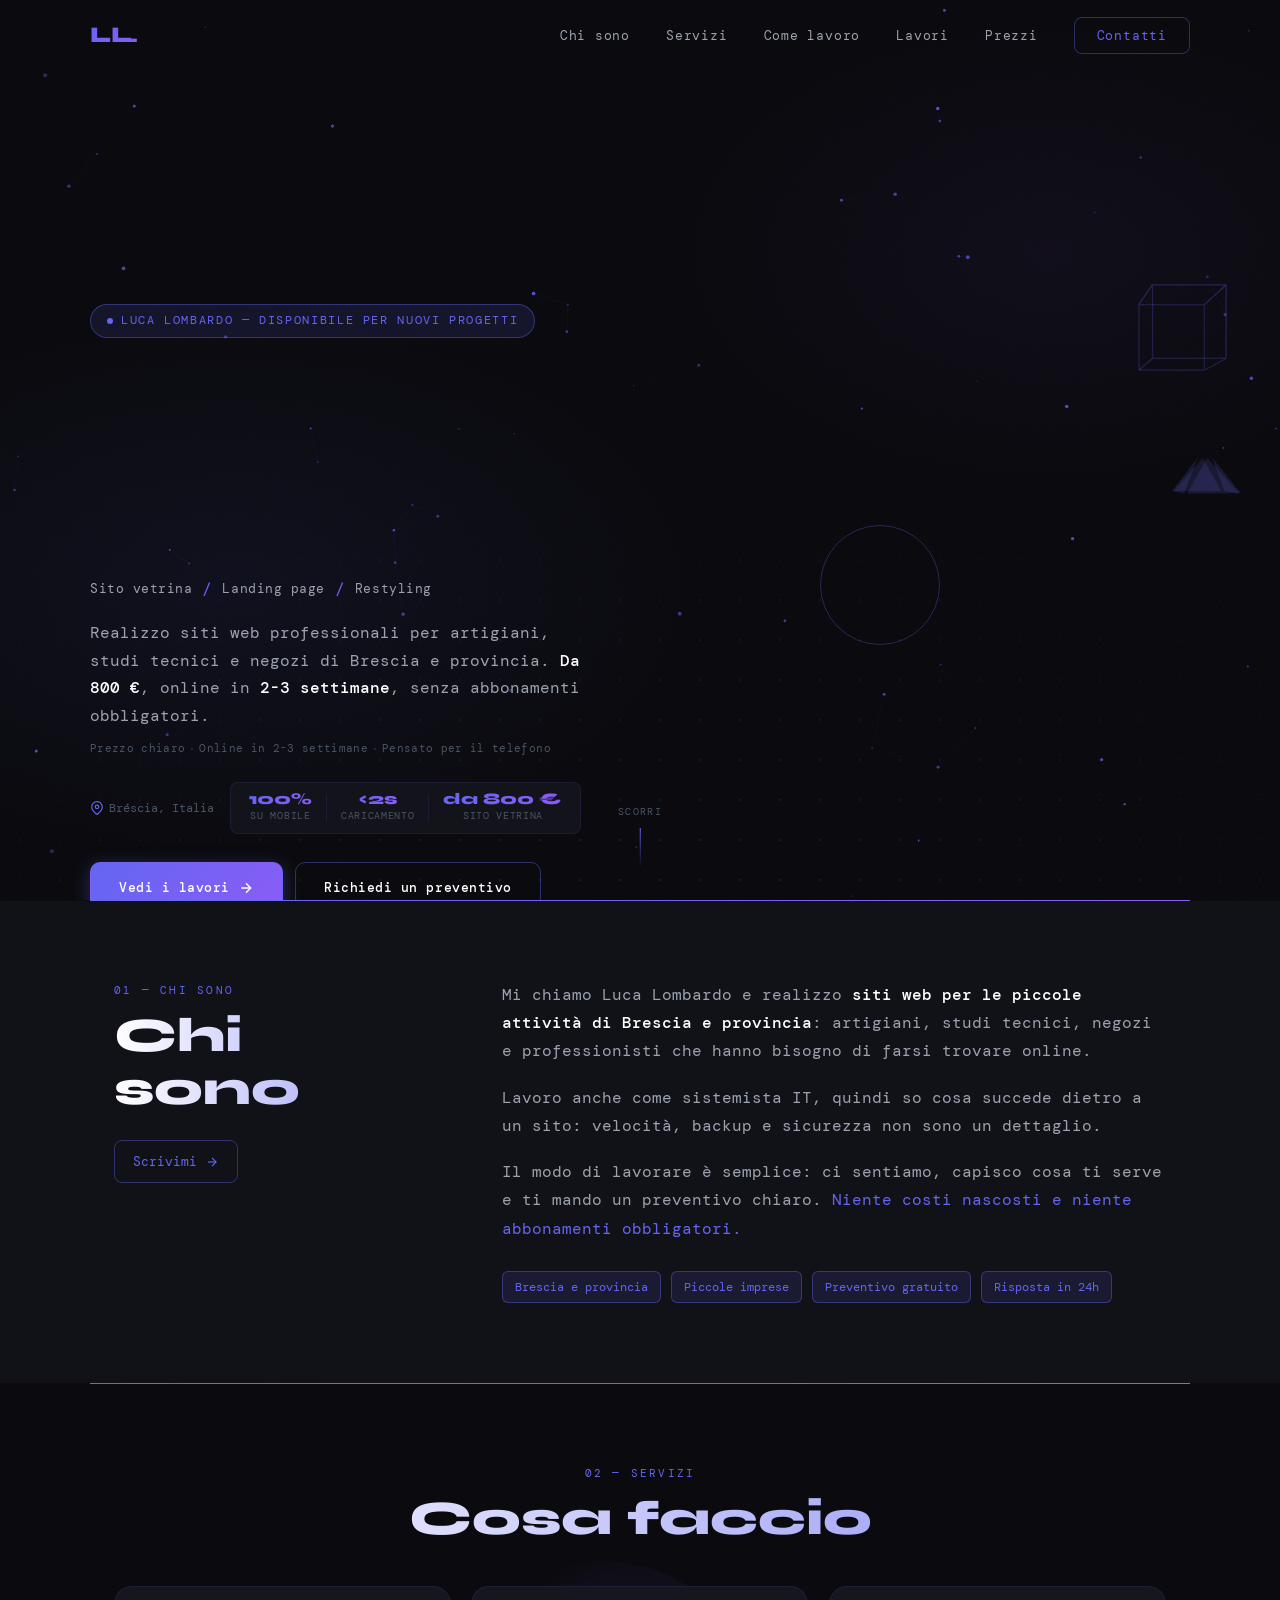
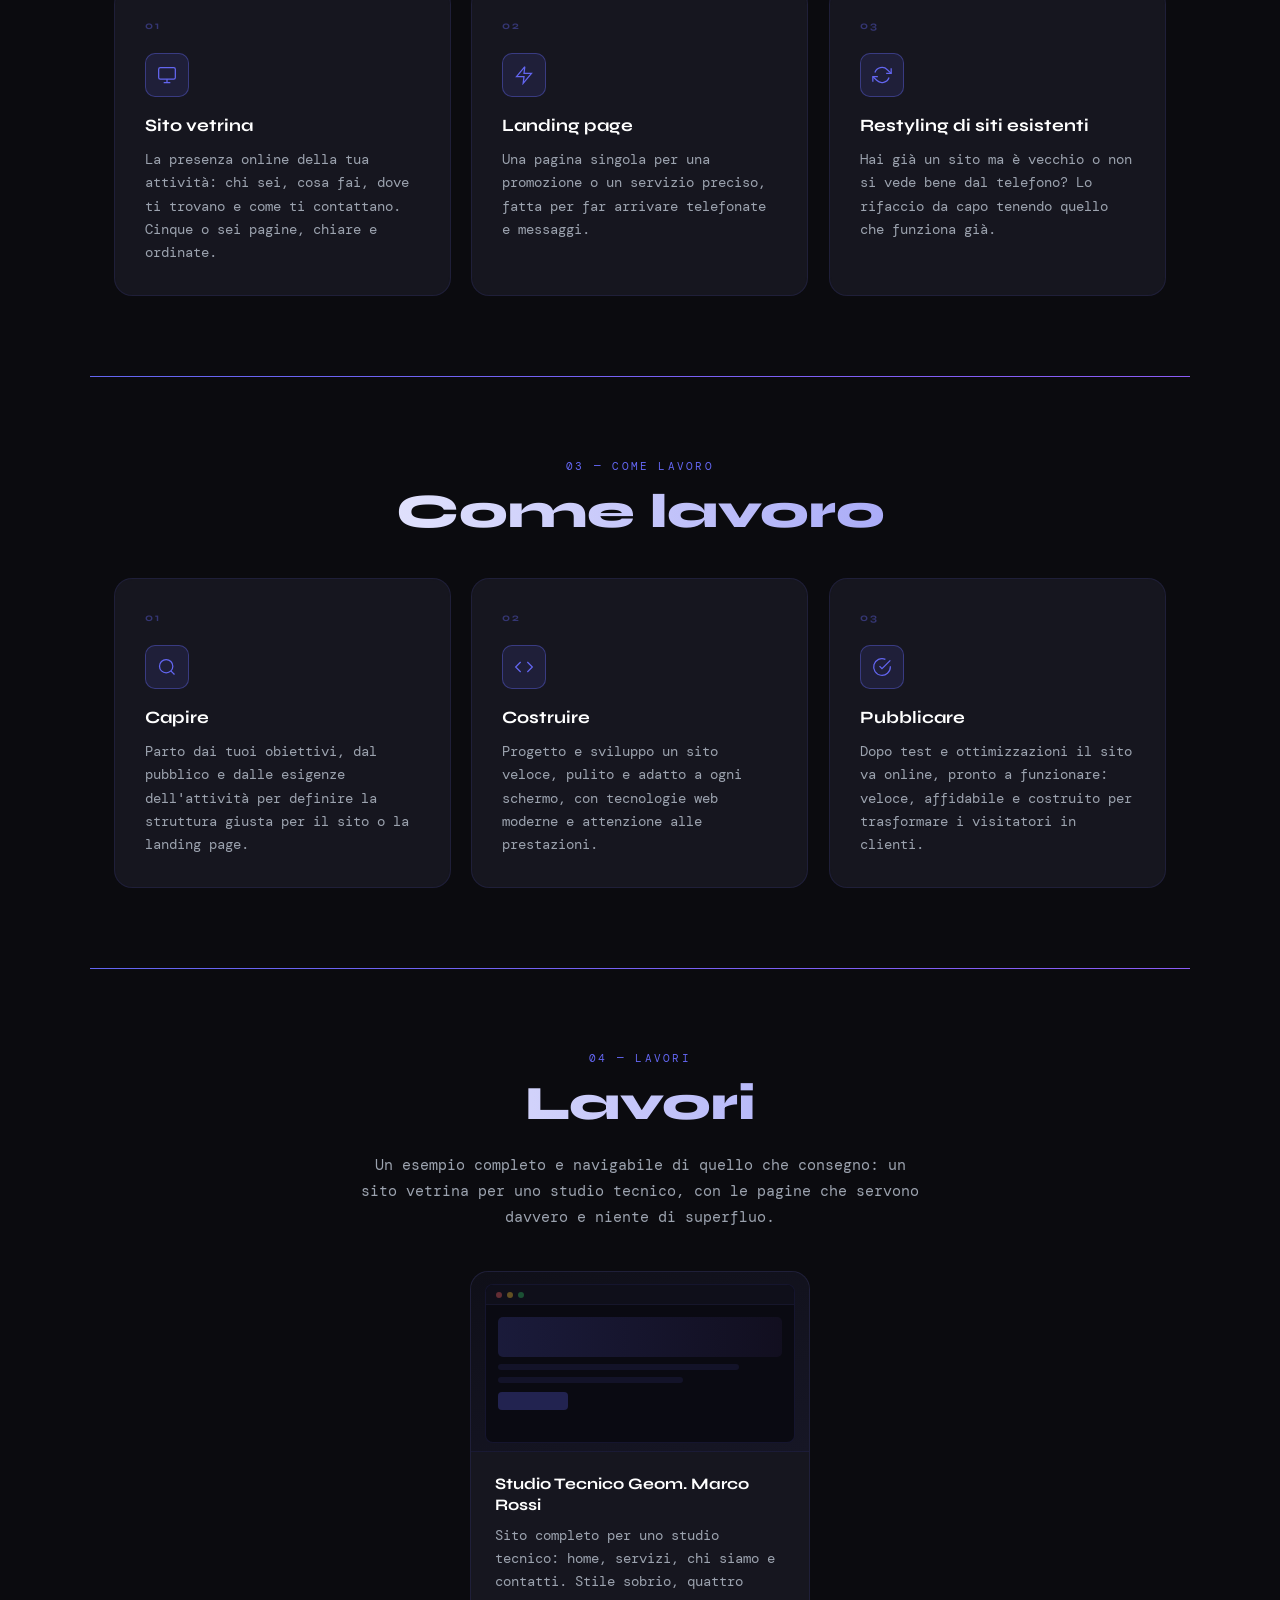
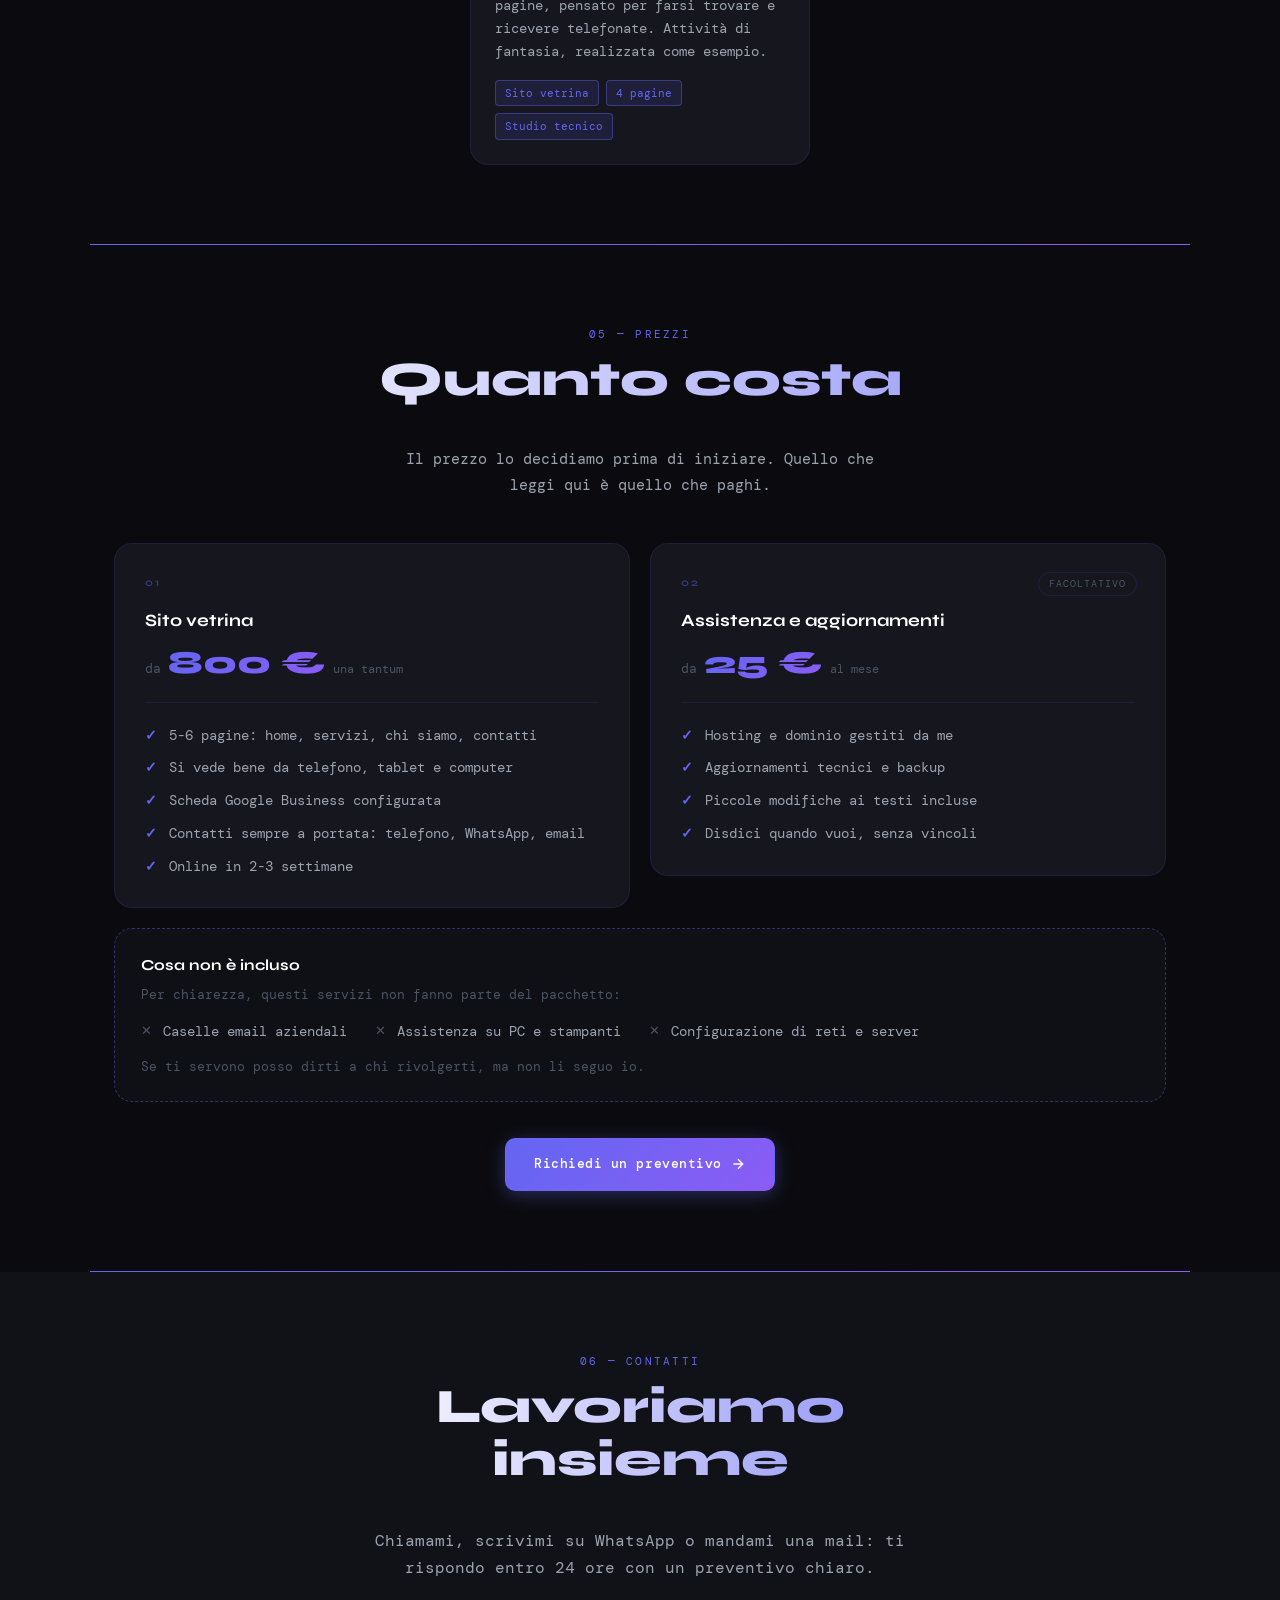
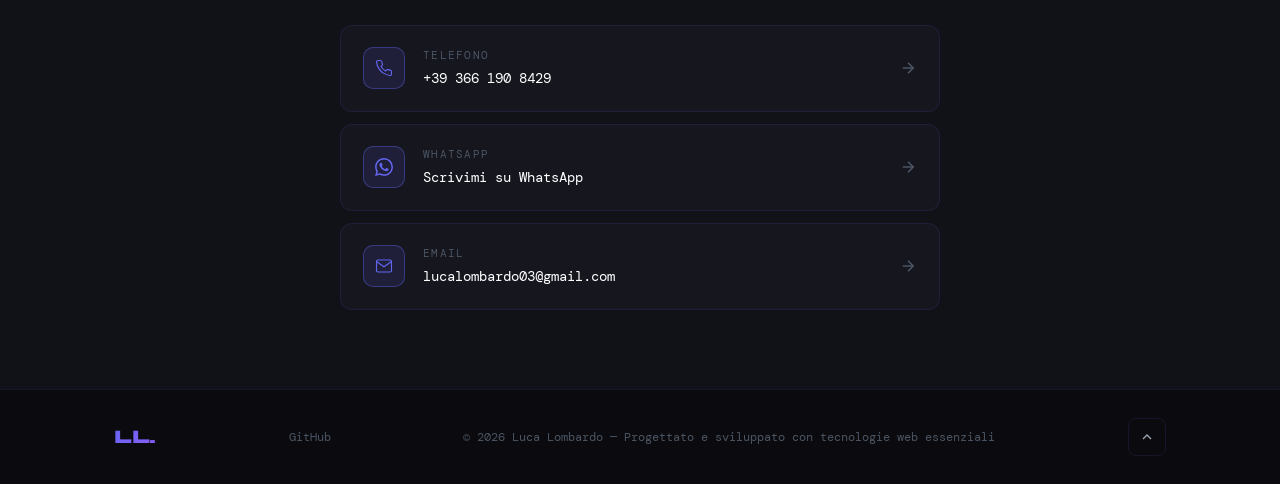
<file: index.html>
<!doctype html>
<html lang="it">
  <head>
    <meta charset="UTF-8" />
    <meta name="viewport" content="width=device-width, initial-scale=1.0" />

    <!-- ░░ PRIMARY SEO ░░ -->
    <title>
      Siti web per piccole imprese e professionisti a Brescia | Luca Lombardo
    </title>
    <meta
      name="description"
      content="Luca Lombardo — Sviluppatore web di Brescia. Realizzo siti vetrina e landing page per piccole imprese e professionisti: prezzo chiaro e sito online in 2-3 settimane."
    />
    <meta
      name="keywords"
      content="siti web Brescia, sito vetrina Brescia, realizzazione siti web Brescia, sito web artigiani, sito web professionisti, landing page Brescia, restyling sito web, web designer Brescia"
    />
    <meta name="author" content="Luca Lombardo" />
    <meta name="robots" content="index, follow" />
    <meta name="theme-color" content="#0B0B0F" />
    <link rel="canonical" href="https://lucalombardo.dev/" />

    <!-- ░░ OPEN GRAPH (Facebook, LinkedIn, WhatsApp) ░░ -->
    <meta property="og:type" content="website" />
    <meta property="og:site_name" content="Luca Lombardo" />
    <meta
      property="og:title"
      content="Siti web per piccole imprese e professionisti a Brescia"
    />
    <meta
      property="og:description"
      content="Siti vetrina e landing page per artigiani, studi tecnici e negozi di Brescia. Da 800 €, online in 2-3 settimane."
    />
    <meta property="og:url" content="https://lucalombardo.dev/" />
    <meta property="og:image" content="https://lucalombardo.dev/og-image.png" />
    <meta property="og:image:width" content="1200" />
    <meta property="og:image:height" content="630" />
    <meta property="og:locale" content="it_IT" />

    <!-- ░░ TWITTER / X CARD ░░ -->
    <meta name="twitter:card" content="summary_large_image" />
    <meta
      name="twitter:title"
      content="Siti web per piccole imprese e professionisti a Brescia"
    />
    <meta
      name="twitter:description"
      content="Siti vetrina e landing page per artigiani, studi tecnici e negozi di Brescia. Da 800 €, online in 2-3 settimane."
    />
    <meta
      name="twitter:image"
      content="https://lucalombardo.dev/og-image.png"
    />

    <!-- ░░ FAVICON ░░ -->
    <link rel="icon" type="image/svg+xml" href="/favicon.svg" />
    <link rel="icon" type="image/png" href="/favicon.png" sizes="32x32" />
    <link rel="apple-touch-icon" href="/apple-touch-icon.png" sizes="180x180" />
    <link rel="manifest" href="/site.webmanifest" />

    <!-- ░░ STRUCTURED DATA — Person + WebSite ░░ -->
    <script type="application/ld+json">
      {
        "@context": "https://schema.org",
        "@graph": [
          {
            "@type": "Person",
            "@id": "https://lucalombardo.dev/#person",
            "name": "Luca Lombardo",
            "url": "https://lucalombardo.dev/",
            "jobTitle": "Sviluppatore web",
            "description": "Sviluppatore web di Brescia. Realizza siti vetrina, landing page e restyling di siti esistenti per piccole imprese e professionisti.",
            "address": {
              "@type": "PostalAddress",
              "addressLocality": "Brescia",
              "addressCountry": "IT"
            },
            "sameAs": [
              "https://github.com/LucaLombardo03"
            ],
            "knowsAbout": [
              "Realizzazione siti web",
              "Siti vetrina",
              "Landing page",
              "Restyling di siti web",
              "Ottimizzazione delle prestazioni web"
            ],
            "telephone": "+393661908429"
          },
          {
            "@type": "WebSite",
            "@id": "https://lucalombardo.dev/#website",
            "url": "https://lucalombardo.dev/",
            "name": "Luca Lombardo — Siti web a Brescia",
            "description": "Sito di Luca Lombardo, sviluppatore web di Brescia: siti vetrina e landing page per piccole imprese e professionisti.",
            "author": { "@id": "https://lucalombardo.dev/#person" },
            "inLanguage": "it"
          },
          {
            "@type": "ProfessionalService",
            "@id": "https://lucalombardo.dev/#service",
            "name": "Luca Lombardo — Realizzazione siti web",
            "url": "https://lucalombardo.dev/",
            "provider": { "@id": "https://lucalombardo.dev/#person" },
            "telephone": "+393661908429",
            "areaServed": ["Brescia", "Provincia di Brescia", "IT"],
            "serviceType": [
              "Realizzazione siti vetrina",
              "Realizzazione landing page",
              "Restyling di siti web"
            ],
            "availableLanguage": ["Italian", "English"]
          }
        ]
      }
    </script>

    <!-- ░░ PERFORMANCE ░░ -->
    <link rel="preconnect" href="https://fonts.googleapis.com" />
    <link rel="preconnect" href="https://fonts.gstatic.com" crossorigin />
    <link
      rel="preload"
      as="style"
      href="https://fonts.googleapis.com/css2?family=Syne:wght@400;700;800&family=DM+Mono:wght@0,400;0,500&display=swap"
    />
    <link
      href="https://fonts.googleapis.com/css2?family=Syne:wght@400;700;800&family=DM+Mono:wght@0,400;0,500&display=swap"
      rel="stylesheet"
    />
    <link rel="stylesheet" href="style.css" />
  </head>
  <body data-email-user="lucalombardo03" data-email-domain="gmail.com">
    <!-- ░░ NAV ░░ -->
    <header>
      <nav class="nav" id="nav">
        <div class="nav__inner">
          <a href="#hero" class="nav__logo">LL<span class="accent">.</span></a>
          <button
            class="nav__burger"
            id="burger"
            aria-label="Apri menu"
            aria-expanded="false"
          >
            <span></span><span></span><span></span>
          </button>
          <ul class="nav__links" id="navLinks">
            <li><a href="#about">Chi sono</a></li>
            <li><a href="#services">Servizi</a></li>
            <li><a href="#how">Come lavoro</a></li>
            <li><a href="#projects">Lavori</a></li>
            <li><a href="#prezzi">Prezzi</a></li>
            <li><a href="#contact" class="nav__cta">Contatti</a></li>
          </ul>
        </div>
      </nav>
    </header>

    <main>
      <!-- ░░ HERO ░░ -->
      <section class="hero" id="hero">
        <canvas class="hero__particles" id="heroParticles" aria-hidden="true"></canvas>
        <div class="hero__bg-grid"></div>
        <div
          class="hero__spotlight"
          id="heroSpotlight"
          aria-hidden="true"
        ></div>

        <div class="hero__inner">
          <!-- LEFT: main content -->
          <div class="hero__content">
            <p class="hero__eyebrow">
              <span class="dot"></span> Luca Lombardo — disponibile per nuovi
              progetti
            </p>
            <h1 class="hero__name">
              Siti web per piccole imprese e professionisti a Brescia
            </h1>
            <div class="hero__roles">
              <span class="role">Sito vetrina</span>
              <span class="separator">/</span>
              <span class="role">Landing page</span>
              <span class="separator">/</span>
              <span class="role">Restyling</span>
            </div>
            <p class="hero__desc">
              Realizzo siti web professionali per artigiani, studi tecnici e
              negozi di Brescia e provincia. <strong>Da 800 €</strong>, online
              in <strong>2-3 settimane</strong>, senza abbonamenti
              obbligatori.
            </p>
            <p class="hero__proof">
              <span>Prezzo chiaro</span>
              <span class="hero__proof-dot"></span>
              <span>Online in 2-3 settimane</span>
              <span class="hero__proof-dot"></span>
              <span>Pensato per il telefono</span>
            </p>

            <!-- location + stats pill on the same row -->
            <div class="hero__meta">
              <p class="hero__location">
                <svg
                  width="14"
                  height="14"
                  viewBox="0 0 24 24"
                  fill="none"
                  stroke="currentColor"
                  stroke-width="2"
                  aria-hidden="true"
                >
                  <path d="M21 10c0 7-9 13-9 13s-9-6-9-13a9 9 0 0 1 18 0z" />
                  <circle cx="12" cy="10" r="3" />
                </svg>
                Brescia, Italia
              </p>
              <div class="hero__stats">
                <div class="hero__stat">
                  <span class="hero__stat-num">100%</span>
                  <span class="hero__stat-label">Su mobile</span>
                </div>
                <div class="hero__stat-divider"></div>
                <div class="hero__stat">
                  <span class="hero__stat-num">&lt;2s</span>
                  <span class="hero__stat-label">Caricamento</span>
                </div>
                <div class="hero__stat-divider"></div>
                <div class="hero__stat">
                  <span class="hero__stat-num">da 800 €</span>
                  <span class="hero__stat-label">Sito vetrina</span>
                </div>
              </div>
            </div>

            <div class="hero__buttons">
              <a href="#projects" class="btn btn--primary">
                Vedi i lavori
                <svg
                  width="16"
                  height="16"
                  viewBox="0 0 24 24"
                  fill="none"
                  stroke="currentColor"
                  stroke-width="2"
                  aria-hidden="true"
                >
                  <line x1="5" y1="12" x2="19" y2="12" />
                  <polyline points="12 5 19 12 12 19" />
                </svg>
              </a>
              <a href="#contact" class="btn btn--outline">Richiedi un preventivo</a>
            </div>
          </div>

          <!-- RIGHT: code block decoration -->
          <div class="hero__3d-wrap" aria-hidden="true">
            <!-- Cubo wireframe -->
            <div class="geo geo--cube">
              <div class="geo__face geo__face--front"></div>
              <div class="geo__face geo__face--back"></div>
              <div class="geo__face geo__face--left"></div>
              <div class="geo__face geo__face--right"></div>
              <div class="geo__face geo__face--top"></div>
              <div class="geo__face geo__face--bottom"></div>
            </div>
            <!-- Anello -->
            <div class="geo geo--ring"></div>
            <!-- Ottaedro (diamante) -->
            <div class="geo geo--octa">
              <div class="geo__tri geo__tri--1"></div>
              <div class="geo__tri geo__tri--2"></div>
              <div class="geo__tri geo__tri--3"></div>
              <div class="geo__tri geo__tri--4"></div>
            </div>
          </div>
        </div>

        <div class="hero__scroll" aria-hidden="true">
          <span>scorri</span>
          <div class="hero__scroll-line"></div>
        </div>
      </section>

      <div class="section-divider" aria-hidden="true"></div>

      <!-- ░░ ABOUT ░░ -->
      <section class="about section" id="about">
        <div class="container">
          <div class="about__inner">
            <div class="about__left">
              <p class="section__label">01 — Chi sono</p>
              <h2 class="section__title">Chi<br />sono</h2>
              <a class="about__email-btn" data-email-link>
                Scrivimi
                <svg
                  width="14"
                  height="14"
                  viewBox="0 0 24 24"
                  fill="none"
                  stroke="currentColor"
                  stroke-width="2"
                  aria-hidden="true"
                >
                  <line x1="5" y1="12" x2="19" y2="12" />
                  <polyline points="12 5 19 12 12 19" />
                </svg>
              </a>
            </div>
            <div class="about__right">
              <p class="about__text">
                Mi chiamo Luca Lombardo e realizzo <strong>siti web per le
                piccole attività di Brescia e provincia</strong>: artigiani,
                studi tecnici, negozi e professionisti che hanno bisogno di
                farsi trovare online.
              </p>
              <p class="about__text">
                Lavoro anche come sistemista IT, quindi so cosa succede dietro
                a un sito: velocità, backup e sicurezza non sono un dettaglio.
              </p>
              <p class="about__text">
                Il modo di lavorare è semplice: ci sentiamo, capisco cosa ti
                serve e ti mando un preventivo chiaro. <em>Niente costi
                nascosti e niente abbonamenti obbligatori.</em>
              </p>
              <div class="about__tags">
                <span class="tag">Brescia e provincia</span>
                <span class="tag">Piccole imprese</span>
                <span class="tag">Preventivo gratuito</span>
                <span class="tag">Risposta in 24h</span>
              </div>
            </div>
          </div>
        </div>
      </section>

      <div class="section-divider" aria-hidden="true"></div>

      <!-- ░░ SERVICES ░░ -->
      <section class="services section" id="services">
        <canvas class="services__blob" id="servicesBlob" aria-hidden="true"></canvas>
        <div class="container">
          <p class="section__label centered">02 — Servizi</p>
          <h2 class="section__title centered">Cosa faccio</h2>
          <div class="services__grid">
            <div class="card card--service">
              <div class="card__number">01</div>
              <div class="card__icon">
                <svg
                  viewBox="0 0 24 24"
                  fill="none"
                  stroke="currentColor"
                  stroke-width="1.5"
                  aria-hidden="true"
                >
                  <rect x="2" y="3" width="20" height="14" rx="2" />
                  <path d="M8 21h8M12 17v4" />
                </svg>
              </div>
              <h3 class="card__title">Sito vetrina</h3>
              <p class="card__desc">
                La presenza online della tua attività: chi sei, cosa fai, dove
                ti trovano e come ti contattano. Cinque o sei pagine, chiare
                e ordinate.
              </p>
            </div>

            <div class="card card--service">
              <div class="card__number">02</div>
              <div class="card__icon">
                <svg
                  viewBox="0 0 24 24"
                  fill="none"
                  stroke="currentColor"
                  stroke-width="1.5"
                  aria-hidden="true"
                >
                  <polyline points="13 2 3 14 12 14 11 22 21 10 12 10 13 2" />
                </svg>
              </div>
              <h3 class="card__title">Landing page</h3>
              <p class="card__desc">
                Una pagina singola per una promozione o un servizio preciso,
                fatta per far arrivare telefonate e messaggi.
              </p>
            </div>

            <div class="card card--service">
              <div class="card__number">03</div>
              <div class="card__icon">
                <svg
                  viewBox="0 0 24 24"
                  fill="none"
                  stroke="currentColor"
                  stroke-width="1.5"
                  aria-hidden="true"
                >
                  <polyline points="23 4 23 10 17 10" />
                  <polyline points="1 20 1 14 7 14" />
                  <path
                    d="M3.51 9a9 9 0 0 1 14.85-3.36L23 10M1 14l4.64 4.36A9 9 0 0 0 20.49 15"
                  />
                </svg>
              </div>
              <h3 class="card__title">Restyling di siti esistenti</h3>
              <p class="card__desc">
                Hai già un sito ma è vecchio o non si vede bene dal telefono?
                Lo rifaccio da capo tenendo quello che funziona già.
              </p>
            </div>
          </div>
        </div>
      </section>


      <div class="section-divider" aria-hidden="true"></div>

      <!-- ░░ HOW I WORK ░░ -->
      <section class="how section" id="how">
        <div class="container">
          <p class="section__label centered">03 — Come lavoro</p>
          <h2 class="section__title centered">Come lavoro</h2>
          <div class="services__grid">

            <div class="card card--service">
              <div class="card__number">01</div>
              <div class="card__icon">
                <svg
                  viewBox="0 0 24 24"
                  fill="none"
                  stroke="currentColor"
                  stroke-width="1.5"
                  aria-hidden="true"
                >
                  <circle cx="11" cy="11" r="8" />
                  <line x1="21" y1="21" x2="16.65" y2="16.65" />
                </svg>
              </div>
              <h3 class="card__title">Capire</h3>
              <p class="card__desc">
                Parto dai tuoi obiettivi, dal pubblico e dalle esigenze
                dell'attività per definire la struttura giusta per il sito
                o la landing page.
              </p>
            </div>

            <div class="card card--service">
              <div class="card__number">02</div>
              <div class="card__icon">
                <svg
                  viewBox="0 0 24 24"
                  fill="none"
                  stroke="currentColor"
                  stroke-width="1.5"
                  aria-hidden="true"
                >
                  <polyline points="16 18 22 12 16 6" />
                  <polyline points="8 6 2 12 8 18" />
                </svg>
              </div>
              <h3 class="card__title">Costruire</h3>
              <p class="card__desc">
                Progetto e sviluppo un sito veloce, pulito e adatto a ogni
                schermo, con tecnologie web moderne e attenzione alle
                prestazioni.
              </p>
            </div>

            <div class="card card--service">
              <div class="card__number">03</div>
              <div class="card__icon">
                <svg
                  viewBox="0 0 24 24"
                  fill="none"
                  stroke="currentColor"
                  stroke-width="1.5"
                  aria-hidden="true"
                >
                  <path d="M22 11.08V12a10 10 0 1 1-5.93-9.14" />
                  <polyline points="22 4 12 14.01 9 11.01" />
                </svg>
              </div>
              <h3 class="card__title">Pubblicare</h3>
              <p class="card__desc">
                Dopo test e ottimizzazioni il sito va online, pronto a
                funzionare: veloce, affidabile e costruito per trasformare
                i visitatori in clienti.
              </p>
            </div>

          </div>
        </div>
      </section>

      <div class="section-divider" aria-hidden="true"></div>

      <!-- ░░ PROJECTS ░░ -->
      <section class="projects section" id="projects">
        <div class="container">
          <p class="section__label centered">04 — Lavori</p>
          <h2 class="section__title centered">Lavori</h2>
          <p class="projects__intro">
            Un esempio completo e navigabile di quello che consegno: un
            sito vetrina per uno studio tecnico, con le pagine che servono
            davvero e niente di superfluo.
          </p>
          <div class="projects__grid">
            <article class="card card--project">
              <div class="card__preview" aria-hidden="true">
                <div class="card__preview-mock">
                  <div class="mock__bar">
                    <span></span><span></span><span></span>
                  </div>
                  <div class="mock__content">
                    <div class="mock__hero-block"></div>
                    <div class="mock__line" style="width: 85%"></div>
                    <div class="mock__line" style="width: 65%"></div>
                    <div class="mock__cta"></div>
                  </div>
                </div>
                <div class="card__preview-overlay">
                  <a
                    href="demo/geometra/"
                    class="card__btn card__btn--demo"
                    target="_blank"
                    rel="noopener"
                  >
                    <svg
                      viewBox="0 0 24 24"
                      fill="none"
                      stroke="currentColor"
                      stroke-width="2"
                    >
                      <path
                        d="M18 13v6a2 2 0 0 1-2 2H5a2 2 0 0 1-2-2V8a2 2 0 0 1 2-2h6"
                      />
                      <polyline points="15 3 21 3 21 9" />
                      <line x1="10" y1="14" x2="21" y2="3" />
                    </svg>
                    Vedi demo
                  </a>
                </div>
              </div>
              <div class="card__body">
                <h3 class="card__title">Studio Tecnico Geom. Marco Rossi</h3>
                <p class="card__desc">
                  Sito completo per uno studio tecnico: home, servizi, chi
                  siamo e contatti. Stile sobrio, quattro pagine, pensato per
                  farsi trovare e ricevere telefonate. Attività di fantasia,
                  realizzata come esempio.
                </p>
                <div class="card__tags">
                  <span class="tag tag--sm">Sito vetrina</span>
                  <span class="tag tag--sm">4 pagine</span>
                  <span class="tag tag--sm">Studio tecnico</span>
                </div>
              </div>
            </article>
          </div>
        </div>
      </section>

      <div class="section-divider" aria-hidden="true"></div>

            <!-- ░░ PREZZI ░░ -->
      <section class="pricing section" id="prezzi">
        <div class="container">
          <p class="section__label centered">05 — Prezzi</p>
          <h2 class="section__title centered">Quanto costa</h2>
          <p class="pricing__subtitle">
            Il prezzo lo decidiamo prima di iniziare. Quello che leggi qui è
            quello che paghi.
          </p>

          <div class="pricing__grid">
            <div class="card card--price">
              <div class="card__number">01</div>
              <h3 class="pricing__name">Sito vetrina</h3>
              <p class="pricing__price">
                <span class="pricing__from">da</span>
                <span class="pricing__amount">800 €</span>
                <span class="pricing__note">una tantum</span>
              </p>
              <ul class="pricing__list">
                <li>5-6 pagine: home, servizi, chi siamo, contatti</li>
                <li>Si vede bene da telefono, tablet e computer</li>
                <li>Scheda Google Business configurata</li>
                <li>Contatti sempre a portata: telefono, WhatsApp, email</li>
                <li>Online in 2-3 settimane</li>
              </ul>
            </div>

            <div class="card card--price">
              <div class="card__number">02</div>
              <span class="pricing__badge">facoltativo</span>
              <h3 class="pricing__name">Assistenza e aggiornamenti</h3>
              <p class="pricing__price">
                <span class="pricing__from">da</span>
                <span class="pricing__amount">25 €</span>
                <span class="pricing__note">al mese</span>
              </p>
              <ul class="pricing__list">
                <li>Hosting e dominio gestiti da me</li>
                <li>Aggiornamenti tecnici e backup</li>
                <li>Piccole modifiche ai testi incluse</li>
                <li>Disdici quando vuoi, senza vincoli</li>
              </ul>
            </div>
          </div>

          <div class="pricing__excluded">
            <h3 class="pricing__excluded-title">Cosa non è incluso</h3>
            <p class="pricing__excluded-intro">
              Per chiarezza, questi servizi non fanno parte del pacchetto:
            </p>
            <ul class="pricing__excluded-list">
              <li>Caselle email aziendali</li>
              <li>Assistenza su PC e stampanti</li>
              <li>Configurazione di reti e server</li>
            </ul>
            <p class="pricing__excluded-note">
              Se ti servono posso dirti a chi rivolgerti, ma non li seguo io.
            </p>
          </div>

          <div class="pricing__cta">
            <a href="#contact" class="btn btn--primary">
              Richiedi un preventivo
              <svg
                width="16"
                height="16"
                viewBox="0 0 24 24"
                fill="none"
                stroke="currentColor"
                stroke-width="2"
                aria-hidden="true"
              >
                <line x1="5" y1="12" x2="19" y2="12" />
                <polyline points="12 5 19 12 12 19" />
              </svg>
            </a>
          </div>
        </div>
      </section>

      <div class="section-divider" aria-hidden="true"></div>

      <!-- ░░ CONTACT ░░ -->
      <section class="contact section" id="contact">
        <div class="container">
          <div class="contact__inner">
            <p class="section__label centered">06 — Contatti</p>
            <h2 class="section__title centered">Lavoriamo<br />insieme</h2>
            <p class="contact__subtitle">
              Chiamami, scrivimi su WhatsApp o mandami una mail: ti rispondo
              entro 24 ore con un preventivo chiaro.
            </p>

            <div class="contact__links">
              <a href="tel:+393661908429" class="contact__link">
                <div class="contact__icon">
                  <svg
                    viewBox="0 0 24 24"
                    fill="none"
                    stroke="currentColor"
                    stroke-width="1.5"
                    aria-hidden="true"
                  >
                    <path
                      d="M22 16.92v3a2 2 0 0 1-2.18 2 19.79 19.79 0 0 1-8.63-3.07 19.5 19.5 0 0 1-6-6A19.79 19.79 0 0 1 2.12 4.18 2 2 0 0 1 4.11 2h3a2 2 0 0 1 2 1.72c.13.96.36 1.9.7 2.81a2 2 0 0 1-.45 2.11L8.09 9.91a16 16 0 0 0 6 6l1.27-1.27a2 2 0 0 1 2.11-.45c.91.34 1.85.57 2.81.7A2 2 0 0 1 22 16.92z"
                    />
                  </svg>
                </div>
                <div class="contact__info">
                  <span class="contact__label">Telefono</span>
                  <span class="contact__value">+39 366 190 8429</span>
                </div>
                <svg
                  class="contact__arrow"
                  viewBox="0 0 24 24"
                  fill="none"
                  stroke="currentColor"
                  stroke-width="2"
                  aria-hidden="true"
                >
                  <line x1="5" y1="12" x2="19" y2="12" />
                  <polyline points="12 5 19 12 12 19" />
                </svg>
              </a>

              <a
                href="https://wa.me/393661908429"
                target="_blank"
                rel="noopener"
                class="contact__link contact__link--whatsapp"
              >
                <div class="contact__icon">
                  <svg viewBox="0 0 24 24" fill="currentColor" aria-hidden="true">
                    <path
                      d="M17.472 14.382c-.297-.149-1.758-.867-2.03-.967-.273-.099-.471-.148-.67.15-.197.297-.767.966-.94 1.164-.173.199-.347.223-.644.075-.297-.15-1.255-.463-2.39-1.475-.883-.788-1.48-1.761-1.653-2.059-.173-.297-.018-.458.13-.606.134-.133.297-.347.446-.52.149-.174.198-.298.298-.497.099-.198.05-.371-.025-.52-.075-.149-.669-1.612-.916-2.207-.242-.579-.487-.5-.669-.51a12.8 12.8 0 0 0-.57-.01c-.198 0-.52.074-.792.372-.272.297-1.04 1.016-1.04 2.479 0 1.462 1.065 2.875 1.213 3.074.149.198 2.096 3.2 5.077 4.487.709.306 1.262.489 1.694.625.712.227 1.36.195 1.871.118.571-.085 1.758-.719 2.006-1.413.248-.694.248-1.289.173-1.413-.074-.124-.272-.198-.57-.347m-5.421 7.403h-.004a9.87 9.87 0 0 1-5.031-1.378l-.361-.214-3.741.982.998-3.648-.235-.374a9.86 9.86 0 0 1-1.51-5.26c.001-5.45 4.436-9.884 9.888-9.884 2.64 0 5.122 1.03 6.988 2.898a9.825 9.825 0 0 1 2.893 6.994c-.003 5.45-4.437 9.884-9.885 9.884m8.413-18.297A11.815 11.815 0 0 0 12.05 0C5.495 0 .16 5.335.157 11.892c0 2.096.547 4.142 1.588 5.945L.057 24l6.305-1.654a11.882 11.882 0 0 0 5.683 1.448h.005c6.554 0 11.89-5.335 11.893-11.893a11.821 11.821 0 0 0-3.48-8.413z"
                    />
                  </svg>
                </div>
                <div class="contact__info">
                  <span class="contact__label">WhatsApp</span>
                  <span class="contact__value">Scrivimi su WhatsApp</span>
                </div>
                <svg
                  class="contact__arrow"
                  viewBox="0 0 24 24"
                  fill="none"
                  stroke="currentColor"
                  stroke-width="2"
                  aria-hidden="true"
                >
                  <line x1="5" y1="12" x2="19" y2="12" />
                  <polyline points="12 5 19 12 12 19" />
                </svg>
              </a>

              <a class="contact__link" data-email-link>
                <div class="contact__icon">
                  <svg
                    viewBox="0 0 24 24"
                    fill="none"
                    stroke="currentColor"
                    stroke-width="1.5"
                    aria-hidden="true"
                  >
                    <path
                      d="M4 4h16c1.1 0 2 .9 2 2v12c0 1.1-.9 2-2 2H4c-1.1 0-2-.9-2-2V6c0-1.1.9-2 2-2z"
                    />
                    <polyline points="22,6 12,13 2,6" />
                  </svg>
                </div>
                <div class="contact__info">
                  <span class="contact__label">Email</span>
                  <span class="contact__value" data-email-text
                    >Scrivimi una mail</span
                  >
                </div>
                <svg
                  class="contact__arrow"
                  viewBox="0 0 24 24"
                  fill="none"
                  stroke="currentColor"
                  stroke-width="2"
                  aria-hidden="true"
                >
                  <line x1="5" y1="12" x2="19" y2="12" />
                  <polyline points="12 5 19 12 12 19" />
                </svg>
              </a>
            </div>
          </div>
        </div>
      </section>
    </main>

    <!-- ░░ FOOTER ░░ -->
    <footer class="footer">
      <div class="container">
        <div class="footer__inner">
          <span class="footer__logo">LL<span class="accent">.</span></span>
          <a
            href="https://github.com/LucaLombardo03"
            class="footer__link"
            target="_blank"
            rel="noopener"
            >GitHub</a
          >
          <span class="footer__copy"
            >© 2026 Luca Lombardo — Progettato e sviluppato con tecnologie web
            essenziali</span
          >
          <a href="#hero" class="footer__top" aria-label="Torna su">
            <svg width="16" height="16" viewBox="0 0 24 24" fill="none" stroke="currentColor" stroke-width="2" aria-hidden="true"><polyline points="18 15 12 9 6 15"/></svg>
          </a>
        </div>
      </div>
    </footer>
  <script src="script.js"></script>
  </body>
</html>
</file>
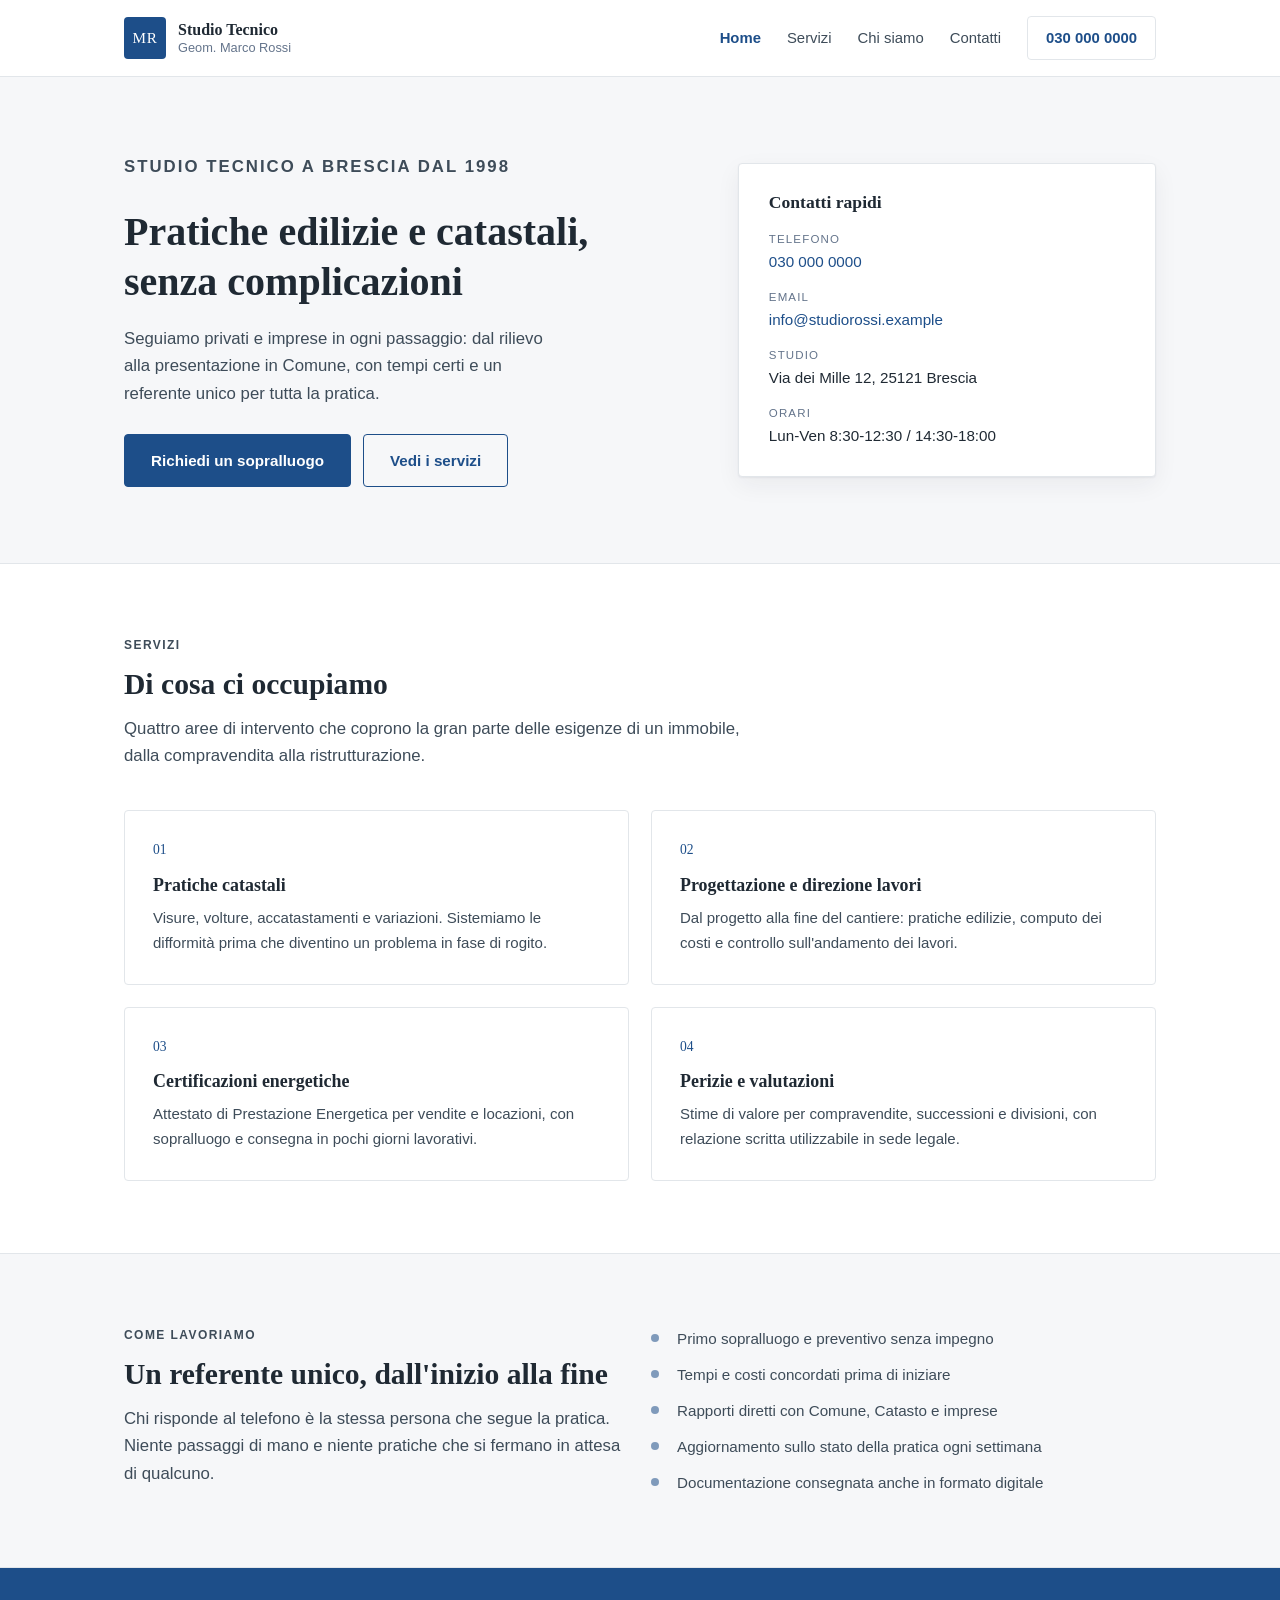
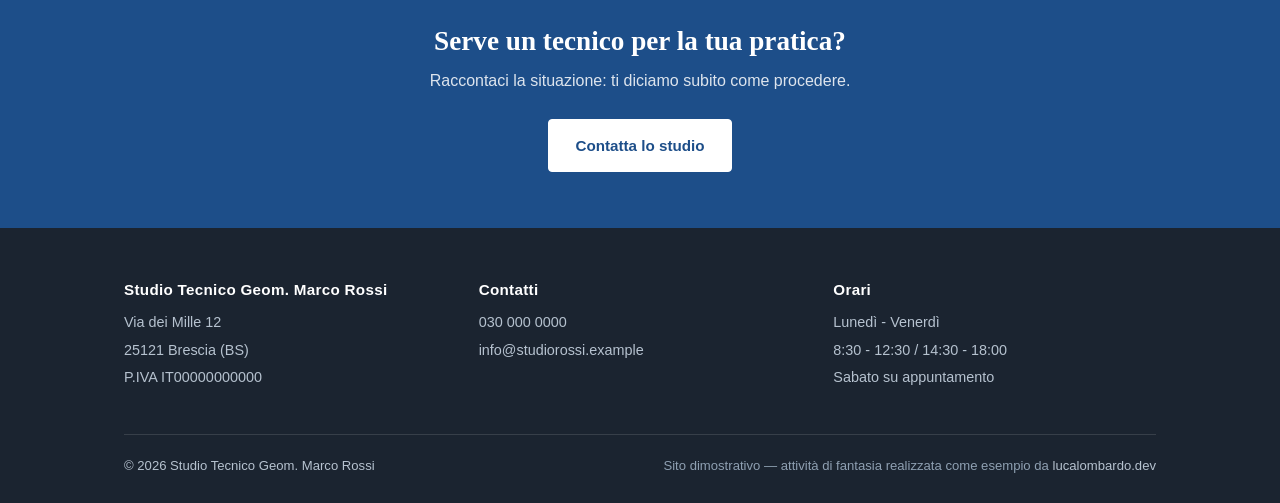
<file: demo/geometra/index.html>
<!doctype html>
<!--
  ============================================================
  SITO DIMOSTRATIVO — attività di fantasia
  Template riutilizzabile. Per adattarlo a un cliente reale:
  1. nome attività: cerca "Studio Tecnico" e "Geom. Marco Rossi"
  2. monogramma: .brand__mark ("MR") e favicon.svg
  3. recapiti: telefono, email e indirizzo nell'header e nel footer
  4. servizi: le card di questa pagina e servizi.html
  5. colore: --brand in style.css
  6. togli il noindex e la riga "sito dimostrativo" nel footer
  ============================================================
-->
<html lang="it">
  <head>
    <meta charset="UTF-8" />
    <meta name="viewport" content="width=device-width, initial-scale=1.0" />
    <meta name="robots" content="noindex, follow" />

    <title>Studio Tecnico Geom. Marco Rossi — Brescia</title>
    <meta
      name="description"
      content="Studio tecnico a Brescia: pratiche catastali, progettazione, direzione lavori, certificazioni energetiche e perizie. Sito dimostrativo."
    />
    <link rel="icon" type="image/svg+xml" href="favicon.svg" />
    <link rel="stylesheet" href="style.css" />
  </head>
  <body>
    <header class="site-header">
      <div class="wrap site-header__inner">
        <a class="brand" href="index.html">
          <span class="brand__mark">MR</span>
          <span class="brand__text">
            <strong>Studio Tecnico</strong>
            <span>Geom. Marco Rossi</span>
          </span>
        </a>

        <button
          class="nav-toggle"
          id="navToggle"
          aria-expanded="false"
          aria-controls="siteNav"
          aria-label="Apri il menu"
        >
          <span></span><span></span><span></span>
        </button>

        <nav class="site-nav" id="siteNav" aria-label="Menu principale">
          <a href="index.html" class="is-current">Home</a>
          <a href="servizi.html">Servizi</a>
          <a href="chi-siamo.html">Chi siamo</a>
          <a href="contatti.html">Contatti</a>
          <a class="site-nav__phone" href="tel:+390300000000">030 000 0000</a>
        </nav>
      </div>
    </header>

    <main>
      <!-- ── HERO ── -->
      <section class="hero">
        <div class="wrap hero__grid">
          <div>
            <p class="eyebrow">Studio tecnico a Brescia dal 1998</p>
            <h1>Pratiche edilizie e catastali, senza complicazioni</h1>
            <p>
              Seguiamo privati e imprese in ogni passaggio: dal rilievo alla
              presentazione in Comune, con tempi certi e un referente unico
              per tutta la pratica.
            </p>
            <div class="hero__actions">
              <a class="btn" href="contatti.html">Richiedi un sopralluogo</a>
              <a class="btn btn--ghost" href="servizi.html">Vedi i servizi</a>
            </div>
          </div>

          <aside class="hero__card">
            <h2>Contatti rapidi</h2>
            <dl>
              <div>
                <dt>Telefono</dt>
                <dd><a href="tel:+390300000000">030 000 0000</a></dd>
              </div>
              <div>
                <dt>Email</dt>
                <dd>
                  <a href="mailto:info@studiorossi.example"
                    >info@studiorossi.example</a
                  >
                </dd>
              </div>
              <div>
                <dt>Studio</dt>
                <dd>Via dei Mille 12, 25121 Brescia</dd>
              </div>
              <div>
                <dt>Orari</dt>
                <dd>Lun-Ven 8:30-12:30 / 14:30-18:00</dd>
              </div>
            </dl>
          </aside>
        </div>
      </section>

      <!-- ── SERVIZI IN BREVE ── -->
      <section class="section">
        <div class="wrap">
          <div class="section__head">
            <p class="eyebrow">Servizi</p>
            <h2>Di cosa ci occupiamo</h2>
            <p class="lead">
              Quattro aree di intervento che coprono la gran parte delle
              esigenze di un immobile, dalla compravendita alla ristrutturazione.
            </p>
          </div>

          <div class="grid grid--2">
            <article class="card">
              <span class="card__num">01</span>
              <h3>Pratiche catastali</h3>
              <p>
                Visure, volture, accatastamenti e variazioni. Sistemiamo le
                difformità prima che diventino un problema in fase di rogito.
              </p>
            </article>

            <article class="card">
              <span class="card__num">02</span>
              <h3>Progettazione e direzione lavori</h3>
              <p>
                Dal progetto alla fine del cantiere: pratiche edilizie,
                computo dei costi e controllo sull'andamento dei lavori.
              </p>
            </article>

            <article class="card">
              <span class="card__num">03</span>
              <h3>Certificazioni energetiche</h3>
              <p>
                Attestato di Prestazione Energetica per vendite e locazioni,
                con sopralluogo e consegna in pochi giorni lavorativi.
              </p>
            </article>

            <article class="card">
              <span class="card__num">04</span>
              <h3>Perizie e valutazioni</h3>
              <p>
                Stime di valore per compravendite, successioni e divisioni,
                con relazione scritta utilizzabile in sede legale.
              </p>
            </article>
          </div>
        </div>
      </section>

      <!-- ── PERCHE NOI ── -->
      <section class="section section--soft">
        <div class="wrap">
          <div class="grid grid--2">
            <div>
              <p class="eyebrow">Come lavoriamo</p>
              <h2>Un referente unico, dall'inizio alla fine</h2>
              <p class="lead">
                Chi risponde al telefono è la stessa persona che segue la
                pratica. Niente passaggi di mano e niente pratiche che si
                fermano in attesa di qualcuno.
              </p>
            </div>
            <ul class="ticks">
              <li>Primo sopralluogo e preventivo senza impegno</li>
              <li>Tempi e costi concordati prima di iniziare</li>
              <li>Rapporti diretti con Comune, Catasto e imprese</li>
              <li>Aggiornamento sullo stato della pratica ogni settimana</li>
              <li>Documentazione consegnata anche in formato digitale</li>
            </ul>
          </div>
        </div>
      </section>

      <!-- ── CTA ── -->
      <section class="cta">
        <div class="wrap">
          <h2>Serve un tecnico per la tua pratica?</h2>
          <p>Raccontaci la situazione: ti diciamo subito come procedere.</p>
          <a class="btn" href="contatti.html">Contatta lo studio</a>
        </div>
      </section>
    </main>

    <footer class="site-footer">
      <div class="wrap">
        <div class="site-footer__grid">
          <div>
            <h4>Studio Tecnico Geom. Marco Rossi</h4>
            <p>Via dei Mille 12</p>
            <p>25121 Brescia (BS)</p>
            <p>P.IVA IT00000000000</p>
          </div>
          <div>
            <h4>Contatti</h4>
            <p><a href="tel:+390300000000">030 000 0000</a></p>
            <p>
              <a href="mailto:info@studiorossi.example"
                >info@studiorossi.example</a
              >
            </p>
          </div>
          <div>
            <h4>Orari</h4>
            <p>Lunedì - Venerdì</p>
            <p>8:30 - 12:30 / 14:30 - 18:00</p>
            <p>Sabato su appuntamento</p>
          </div>
        </div>

        <div class="site-footer__bottom">
          <p>© 2026 Studio Tecnico Geom. Marco Rossi</p>
          <p class="site-footer__demo">
            Sito dimostrativo — attività di fantasia realizzata come esempio da
            <a href="../../index.html">lucalombardo.dev</a>
          </p>
        </div>
      </div>
    </footer>

    <script src="script.js"></script>
  </body>
</html>
</file>
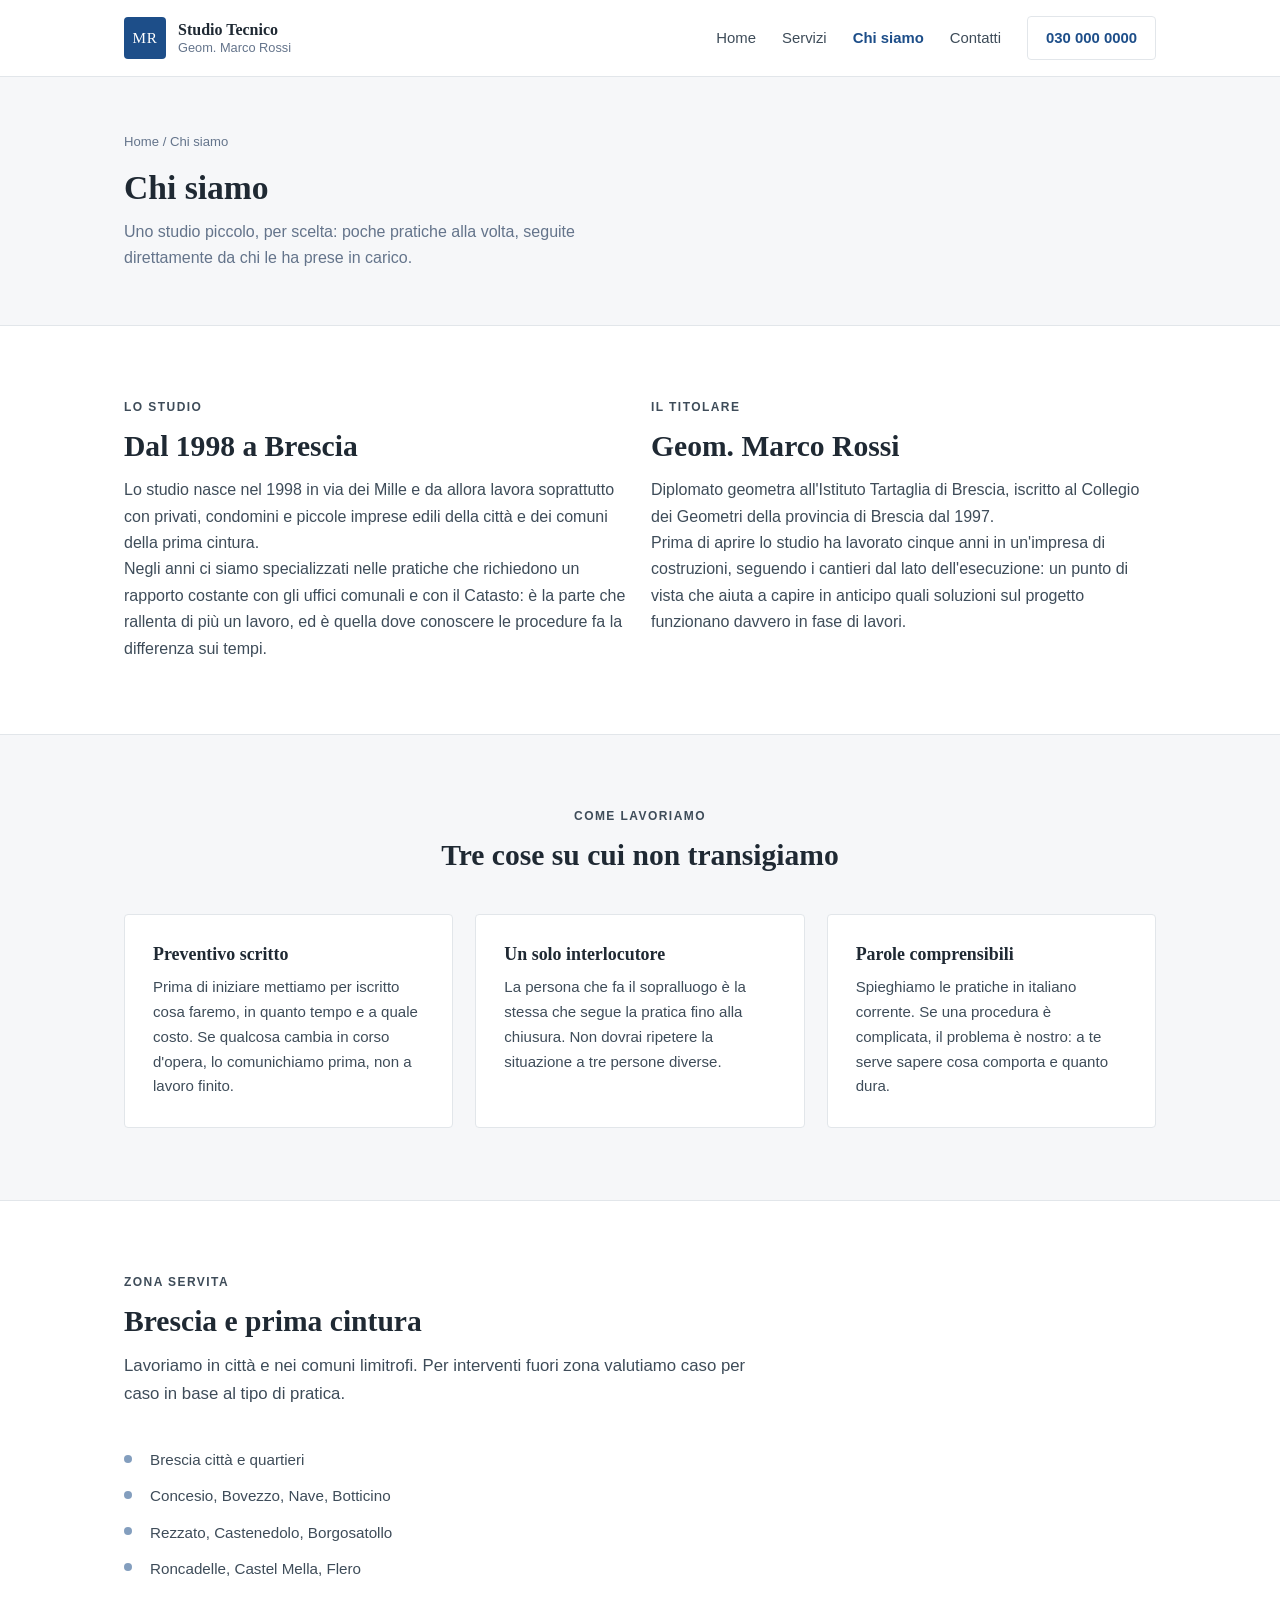
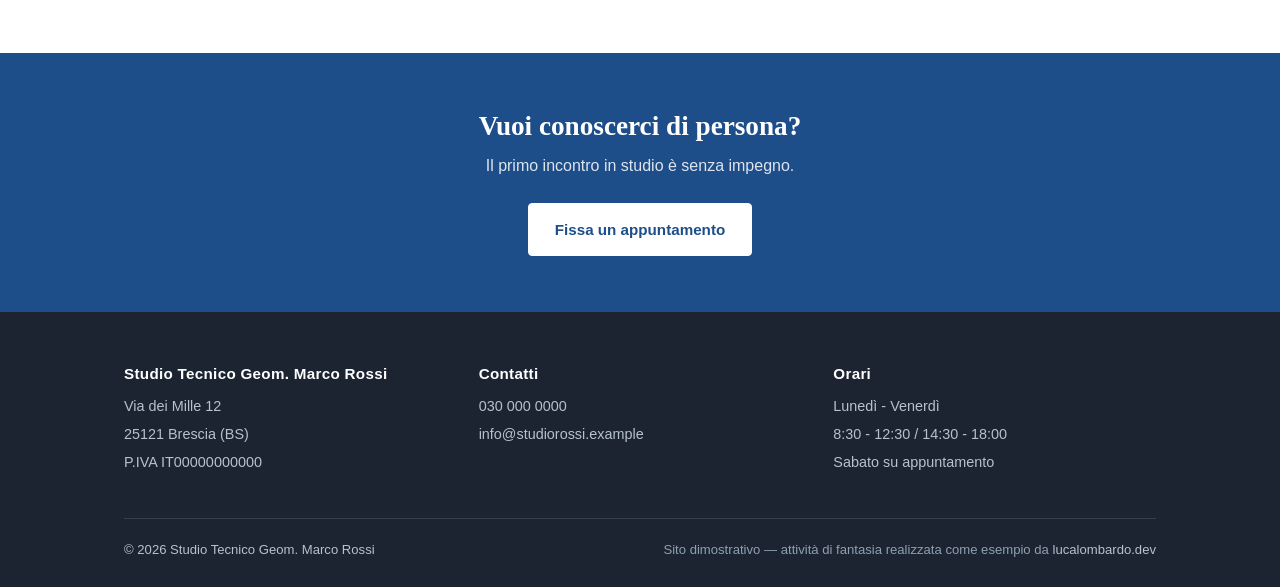
<file: demo/geometra/chi-siamo.html>
<!doctype html>
<html lang="it">
  <head>
    <meta charset="UTF-8" />
    <meta name="viewport" content="width=device-width, initial-scale=1.0" />
    <meta name="robots" content="noindex, follow" />

    <title>Chi siamo — Studio Tecnico Geom. Marco Rossi</title>
    <meta
      name="description"
      content="Studio tecnico attivo a Brescia dal 1998: il titolare, il metodo di lavoro e la zona servita. Sito dimostrativo."
    />
    <link rel="icon" type="image/svg+xml" href="favicon.svg" />
    <link rel="stylesheet" href="style.css" />
  </head>
  <body>
    <header class="site-header">
      <div class="wrap site-header__inner">
        <a class="brand" href="index.html">
          <span class="brand__mark">MR</span>
          <span class="brand__text">
            <strong>Studio Tecnico</strong>
            <span>Geom. Marco Rossi</span>
          </span>
        </a>

        <button
          class="nav-toggle"
          id="navToggle"
          aria-expanded="false"
          aria-controls="siteNav"
          aria-label="Apri il menu"
        >
          <span></span><span></span><span></span>
        </button>

        <nav class="site-nav" id="siteNav" aria-label="Menu principale">
          <a href="index.html">Home</a>
          <a href="servizi.html">Servizi</a>
          <a href="chi-siamo.html" class="is-current">Chi siamo</a>
          <a href="contatti.html">Contatti</a>
          <a class="site-nav__phone" href="tel:+390300000000">030 000 0000</a>
        </nav>
      </div>
    </header>

    <main>
      <section class="page-head">
        <div class="wrap">
          <p class="breadcrumb"><a href="index.html">Home</a> / Chi siamo</p>
          <h1>Chi siamo</h1>
          <p>
            Uno studio piccolo, per scelta: poche pratiche alla volta, seguite
            direttamente da chi le ha prese in carico.
          </p>
        </div>
      </section>

      <section class="section">
        <div class="wrap">
          <div class="grid grid--2">
            <div>
              <p class="eyebrow">Lo studio</p>
              <h2>Dal 1998 a Brescia</h2>
              <p>
                Lo studio nasce nel 1998 in via dei Mille e da allora lavora
                soprattutto con privati, condomini e piccole imprese edili
                della città e dei comuni della prima cintura.
              </p>
              <p>
                Negli anni ci siamo specializzati nelle pratiche che richiedono
                un rapporto costante con gli uffici comunali e con il Catasto:
                è la parte che rallenta di più un lavoro, ed è quella dove
                conoscere le procedure fa la differenza sui tempi.
              </p>
            </div>
            <div>
              <p class="eyebrow">Il titolare</p>
              <h2>Geom. Marco Rossi</h2>
              <p>
                Diplomato geometra all'Istituto Tartaglia di Brescia, iscritto
                al Collegio dei Geometri della provincia di Brescia dal 1997.
              </p>
              <p>
                Prima di aprire lo studio ha lavorato cinque anni in un'impresa
                di costruzioni, seguendo i cantieri dal lato dell'esecuzione:
                un punto di vista che aiuta a capire in anticipo quali
                soluzioni sul progetto funzionano davvero in fase di lavori.
              </p>
            </div>
          </div>
        </div>
      </section>

      <section class="section section--soft">
        <div class="wrap">
          <div class="section__head section__head--center">
            <p class="eyebrow">Come lavoriamo</p>
            <h2>Tre cose su cui non transigiamo</h2>
          </div>

          <div class="grid grid--3">
            <article class="card">
              <h3>Preventivo scritto</h3>
              <p>
                Prima di iniziare mettiamo per iscritto cosa faremo, in quanto
                tempo e a quale costo. Se qualcosa cambia in corso d'opera, lo
                comunichiamo prima, non a lavoro finito.
              </p>
            </article>

            <article class="card">
              <h3>Un solo interlocutore</h3>
              <p>
                La persona che fa il sopralluogo è la stessa che segue la
                pratica fino alla chiusura. Non dovrai ripetere la situazione
                a tre persone diverse.
              </p>
            </article>

            <article class="card">
              <h3>Parole comprensibili</h3>
              <p>
                Spieghiamo le pratiche in italiano corrente. Se una procedura
                è complicata, il problema è nostro: a te serve sapere cosa
                comporta e quanto dura.
              </p>
            </article>
          </div>
        </div>
      </section>

      <section class="section">
        <div class="wrap">
          <div class="section__head">
            <p class="eyebrow">Zona servita</p>
            <h2>Brescia e prima cintura</h2>
            <p class="lead">
              Lavoriamo in città e nei comuni limitrofi. Per interventi fuori
              zona valutiamo caso per caso in base al tipo di pratica.
            </p>
          </div>
          <ul class="ticks">
            <li>Brescia città e quartieri</li>
            <li>Concesio, Bovezzo, Nave, Botticino</li>
            <li>Rezzato, Castenedolo, Borgosatollo</li>
            <li>Roncadelle, Castel Mella, Flero</li>
          </ul>
        </div>
      </section>

      <section class="cta">
        <div class="wrap">
          <h2>Vuoi conoscerci di persona?</h2>
          <p>Il primo incontro in studio è senza impegno.</p>
          <a class="btn" href="contatti.html">Fissa un appuntamento</a>
        </div>
      </section>
    </main>

    <footer class="site-footer">
      <div class="wrap">
        <div class="site-footer__grid">
          <div>
            <h4>Studio Tecnico Geom. Marco Rossi</h4>
            <p>Via dei Mille 12</p>
            <p>25121 Brescia (BS)</p>
            <p>P.IVA IT00000000000</p>
          </div>
          <div>
            <h4>Contatti</h4>
            <p><a href="tel:+390300000000">030 000 0000</a></p>
            <p>
              <a href="mailto:info@studiorossi.example"
                >info@studiorossi.example</a
              >
            </p>
          </div>
          <div>
            <h4>Orari</h4>
            <p>Lunedì - Venerdì</p>
            <p>8:30 - 12:30 / 14:30 - 18:00</p>
            <p>Sabato su appuntamento</p>
          </div>
        </div>

        <div class="site-footer__bottom">
          <p>© 2026 Studio Tecnico Geom. Marco Rossi</p>
          <p class="site-footer__demo">
            Sito dimostrativo — attività di fantasia realizzata come esempio da
            <a href="../../index.html">lucalombardo.dev</a>
          </p>
        </div>
      </div>
    </footer>

    <script src="script.js"></script>
  </body>
</html>
</file>
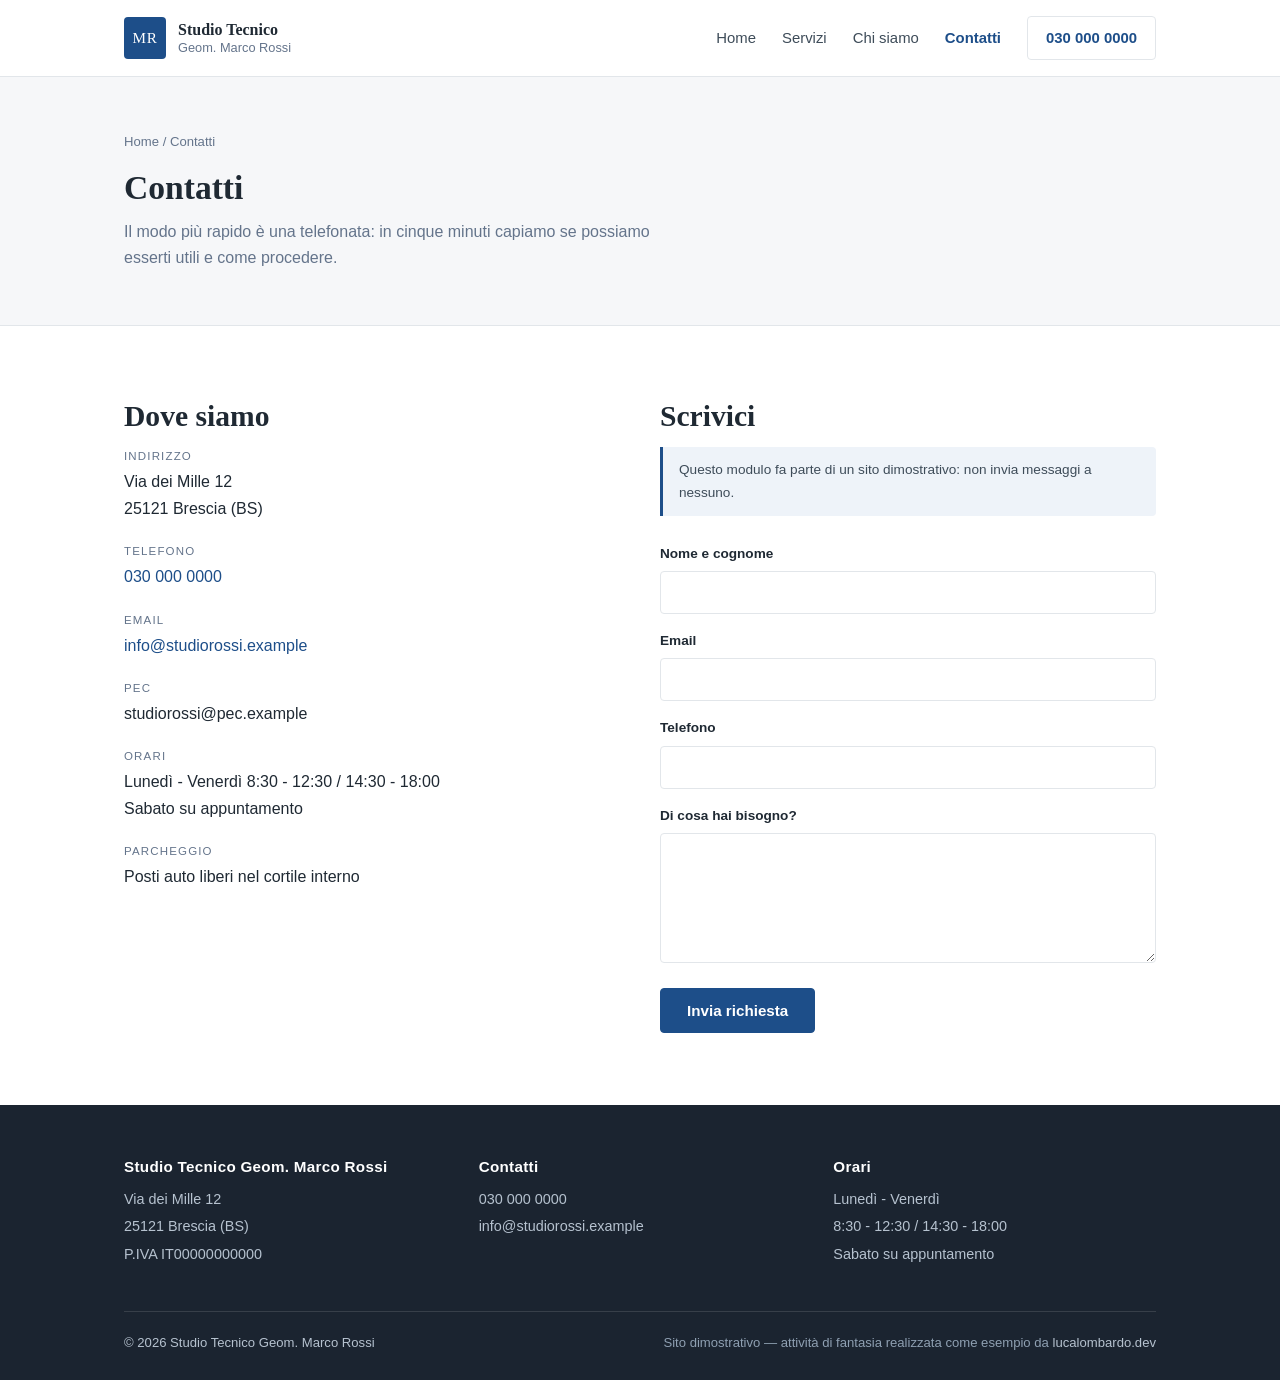
<file: demo/geometra/contatti.html>
<!doctype html>
<html lang="it">
  <head>
    <meta charset="UTF-8" />
    <meta name="viewport" content="width=device-width, initial-scale=1.0" />
    <meta name="robots" content="noindex, follow" />

    <title>Contatti — Studio Tecnico Geom. Marco Rossi</title>
    <meta
      name="description"
      content="Recapiti, orari e indirizzo dello Studio Tecnico Geom. Marco Rossi a Brescia. Sito dimostrativo."
    />
    <link rel="icon" type="image/svg+xml" href="favicon.svg" />
    <link rel="stylesheet" href="style.css" />
  </head>
  <body>
    <header class="site-header">
      <div class="wrap site-header__inner">
        <a class="brand" href="index.html">
          <span class="brand__mark">MR</span>
          <span class="brand__text">
            <strong>Studio Tecnico</strong>
            <span>Geom. Marco Rossi</span>
          </span>
        </a>

        <button
          class="nav-toggle"
          id="navToggle"
          aria-expanded="false"
          aria-controls="siteNav"
          aria-label="Apri il menu"
        >
          <span></span><span></span><span></span>
        </button>

        <nav class="site-nav" id="siteNav" aria-label="Menu principale">
          <a href="index.html">Home</a>
          <a href="servizi.html">Servizi</a>
          <a href="chi-siamo.html">Chi siamo</a>
          <a href="contatti.html" class="is-current">Contatti</a>
          <a class="site-nav__phone" href="tel:+390300000000">030 000 0000</a>
        </nav>
      </div>
    </header>

    <main>
      <section class="page-head">
        <div class="wrap">
          <p class="breadcrumb"><a href="index.html">Home</a> / Contatti</p>
          <h1>Contatti</h1>
          <p>
            Il modo più rapido è una telefonata: in cinque minuti capiamo se
            possiamo esserti utili e come procedere.
          </p>
        </div>
      </section>

      <section class="section">
        <div class="wrap contact-grid">
          <div>
            <h2>Dove siamo</h2>
            <dl class="contact-list">
              <div>
                <dt>Indirizzo</dt>
                <dd>Via dei Mille 12<br />25121 Brescia (BS)</dd>
              </div>
              <div>
                <dt>Telefono</dt>
                <dd><a href="tel:+390300000000">030 000 0000</a></dd>
              </div>
              <div>
                <dt>Email</dt>
                <dd>
                  <a href="mailto:info@studiorossi.example"
                    >info@studiorossi.example</a
                  >
                </dd>
              </div>
              <div>
                <dt>PEC</dt>
                <dd>studiorossi@pec.example</dd>
              </div>
              <div>
                <dt>Orari</dt>
                <dd>
                  Lunedì - Venerdì 8:30 - 12:30 / 14:30 - 18:00<br />
                  Sabato su appuntamento
                </dd>
              </div>
              <div>
                <dt>Parcheggio</dt>
                <dd>Posti auto liberi nel cortile interno</dd>
              </div>
            </dl>
          </div>

          <div>
            <h2>Scrivici</h2>
            <p class="note">
              Questo modulo fa parte di un sito dimostrativo: non invia
              messaggi a nessuno.
            </p>
            <br />
            <form class="form" id="demoForm" novalidate>
              <div>
                <label for="nome">Nome e cognome</label>
                <input type="text" id="nome" name="nome" autocomplete="name" />
              </div>
              <div>
                <label for="email">Email</label>
                <input
                  type="email"
                  id="email"
                  name="email"
                  autocomplete="email"
                />
              </div>
              <div>
                <label for="telefono">Telefono</label>
                <input
                  type="tel"
                  id="telefono"
                  name="telefono"
                  autocomplete="tel"
                />
              </div>
              <div>
                <label for="messaggio">Di cosa hai bisogno?</label>
                <textarea id="messaggio" name="messaggio"></textarea>
              </div>
              <div>
                <button class="btn" type="submit">Invia richiesta</button>
              </div>
              <p class="note" id="demoFormMsg" hidden>
                Nessun messaggio è stato inviato: il modulo è dimostrativo.
              </p>
            </form>
          </div>
        </div>
      </section>
    </main>

    <footer class="site-footer">
      <div class="wrap">
        <div class="site-footer__grid">
          <div>
            <h4>Studio Tecnico Geom. Marco Rossi</h4>
            <p>Via dei Mille 12</p>
            <p>25121 Brescia (BS)</p>
            <p>P.IVA IT00000000000</p>
          </div>
          <div>
            <h4>Contatti</h4>
            <p><a href="tel:+390300000000">030 000 0000</a></p>
            <p>
              <a href="mailto:info@studiorossi.example"
                >info@studiorossi.example</a
              >
            </p>
          </div>
          <div>
            <h4>Orari</h4>
            <p>Lunedì - Venerdì</p>
            <p>8:30 - 12:30 / 14:30 - 18:00</p>
            <p>Sabato su appuntamento</p>
          </div>
        </div>

        <div class="site-footer__bottom">
          <p>© 2026 Studio Tecnico Geom. Marco Rossi</p>
          <p class="site-footer__demo">
            Sito dimostrativo — attività di fantasia realizzata come esempio da
            <a href="../../index.html">lucalombardo.dev</a>
          </p>
        </div>
      </div>
    </footer>

    <script src="script.js"></script>
  </body>
</html>
</file>
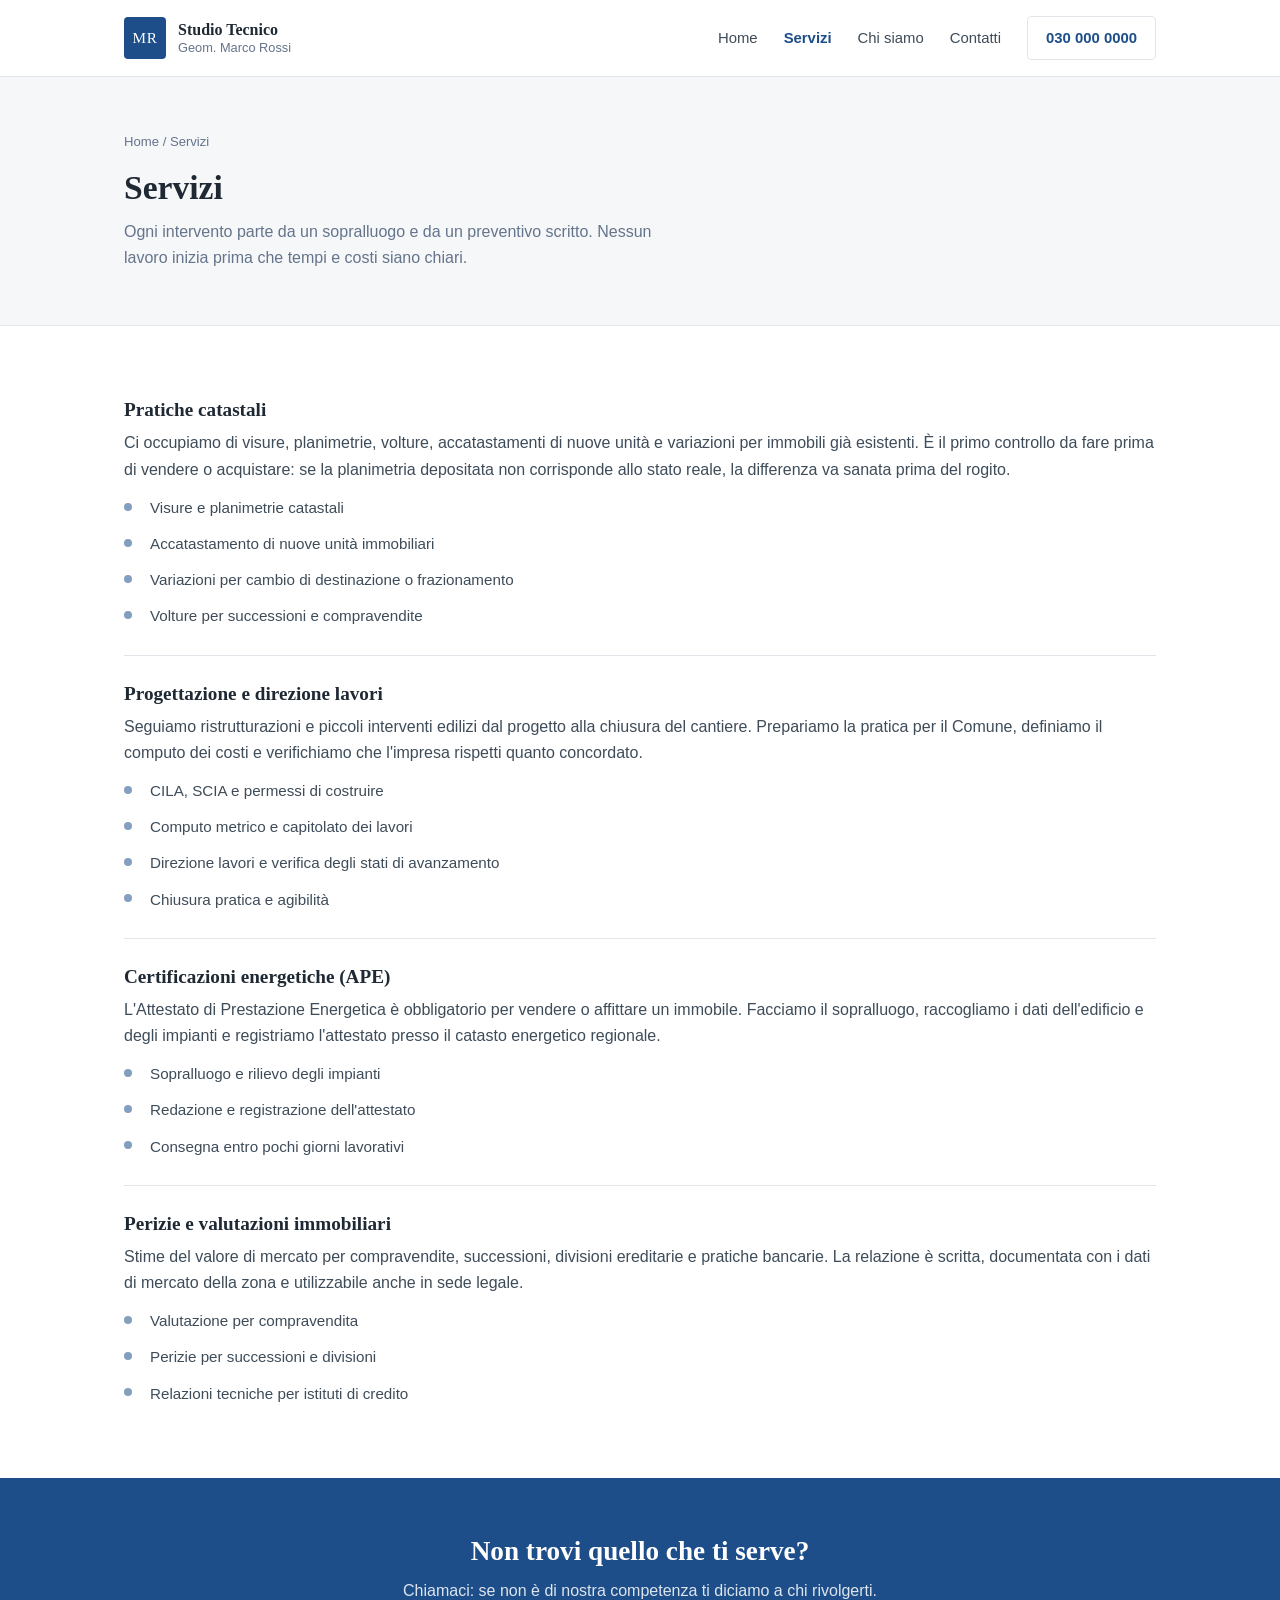
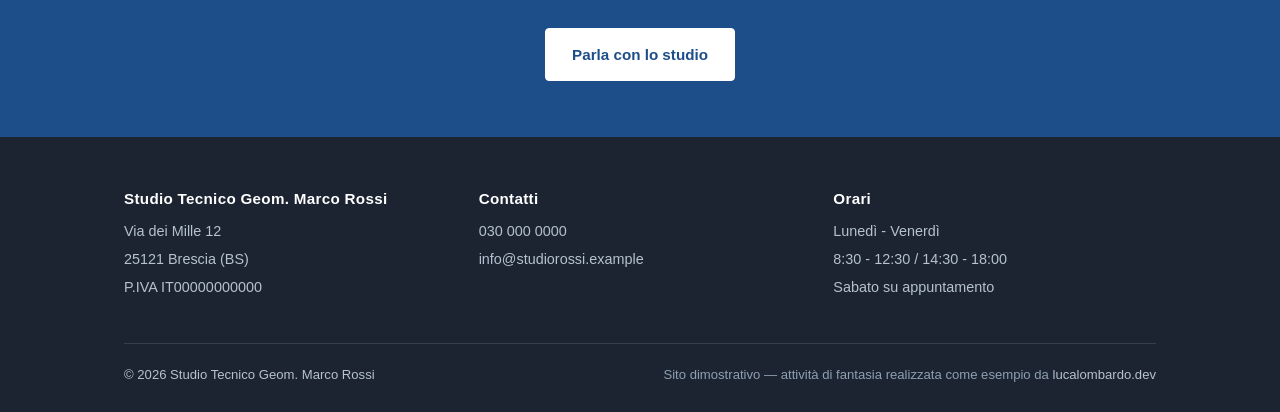
<file: demo/geometra/servizi.html>
<!doctype html>
<html lang="it">
  <head>
    <meta charset="UTF-8" />
    <meta name="viewport" content="width=device-width, initial-scale=1.0" />
    <meta name="robots" content="noindex, follow" />

    <title>Servizi — Studio Tecnico Geom. Marco Rossi</title>
    <meta
      name="description"
      content="Pratiche catastali, progettazione e direzione lavori, certificazioni energetiche e perizie immobiliari a Brescia. Sito dimostrativo."
    />
    <link rel="icon" type="image/svg+xml" href="favicon.svg" />
    <link rel="stylesheet" href="style.css" />
  </head>
  <body>
    <header class="site-header">
      <div class="wrap site-header__inner">
        <a class="brand" href="index.html">
          <span class="brand__mark">MR</span>
          <span class="brand__text">
            <strong>Studio Tecnico</strong>
            <span>Geom. Marco Rossi</span>
          </span>
        </a>

        <button
          class="nav-toggle"
          id="navToggle"
          aria-expanded="false"
          aria-controls="siteNav"
          aria-label="Apri il menu"
        >
          <span></span><span></span><span></span>
        </button>

        <nav class="site-nav" id="siteNav" aria-label="Menu principale">
          <a href="index.html">Home</a>
          <a href="servizi.html" class="is-current">Servizi</a>
          <a href="chi-siamo.html">Chi siamo</a>
          <a href="contatti.html">Contatti</a>
          <a class="site-nav__phone" href="tel:+390300000000">030 000 0000</a>
        </nav>
      </div>
    </header>

    <main>
      <section class="page-head">
        <div class="wrap">
          <p class="breadcrumb"><a href="index.html">Home</a> / Servizi</p>
          <h1>Servizi</h1>
          <p>
            Ogni intervento parte da un sopralluogo e da un preventivo scritto.
            Nessun lavoro inizia prima che tempi e costi siano chiari.
          </p>
        </div>
      </section>

      <section class="section">
        <div class="wrap">
          <div class="detail">
            <h3>Pratiche catastali</h3>
            <p>
              Ci occupiamo di visure, planimetrie, volture, accatastamenti di
              nuove unità e variazioni per immobili già esistenti. È il primo
              controllo da fare prima di vendere o acquistare: se la
              planimetria depositata non corrisponde allo stato reale, la
              differenza va sanata prima del rogito.
            </p>
            <ul class="ticks">
              <li>Visure e planimetrie catastali</li>
              <li>Accatastamento di nuove unità immobiliari</li>
              <li>Variazioni per cambio di destinazione o frazionamento</li>
              <li>Volture per successioni e compravendite</li>
            </ul>
          </div>

          <div class="detail">
            <h3>Progettazione e direzione lavori</h3>
            <p>
              Seguiamo ristrutturazioni e piccoli interventi edilizi dal
              progetto alla chiusura del cantiere. Prepariamo la pratica per il
              Comune, definiamo il computo dei costi e verifichiamo che
              l'impresa rispetti quanto concordato.
            </p>
            <ul class="ticks">
              <li>CILA, SCIA e permessi di costruire</li>
              <li>Computo metrico e capitolato dei lavori</li>
              <li>Direzione lavori e verifica degli stati di avanzamento</li>
              <li>Chiusura pratica e agibilità</li>
            </ul>
          </div>

          <div class="detail">
            <h3>Certificazioni energetiche (APE)</h3>
            <p>
              L'Attestato di Prestazione Energetica è obbligatorio per vendere
              o affittare un immobile. Facciamo il sopralluogo, raccogliamo i
              dati dell'edificio e degli impianti e registriamo l'attestato
              presso il catasto energetico regionale.
            </p>
            <ul class="ticks">
              <li>Sopralluogo e rilievo degli impianti</li>
              <li>Redazione e registrazione dell'attestato</li>
              <li>Consegna entro pochi giorni lavorativi</li>
            </ul>
          </div>

          <div class="detail">
            <h3>Perizie e valutazioni immobiliari</h3>
            <p>
              Stime del valore di mercato per compravendite, successioni,
              divisioni ereditarie e pratiche bancarie. La relazione è scritta,
              documentata con i dati di mercato della zona e utilizzabile anche
              in sede legale.
            </p>
            <ul class="ticks">
              <li>Valutazione per compravendita</li>
              <li>Perizie per successioni e divisioni</li>
              <li>Relazioni tecniche per istituti di credito</li>
            </ul>
          </div>
        </div>
      </section>

      <section class="cta">
        <div class="wrap">
          <h2>Non trovi quello che ti serve?</h2>
          <p>Chiamaci: se non è di nostra competenza ti diciamo a chi rivolgerti.</p>
          <a class="btn" href="contatti.html">Parla con lo studio</a>
        </div>
      </section>
    </main>

    <footer class="site-footer">
      <div class="wrap">
        <div class="site-footer__grid">
          <div>
            <h4>Studio Tecnico Geom. Marco Rossi</h4>
            <p>Via dei Mille 12</p>
            <p>25121 Brescia (BS)</p>
            <p>P.IVA IT00000000000</p>
          </div>
          <div>
            <h4>Contatti</h4>
            <p><a href="tel:+390300000000">030 000 0000</a></p>
            <p>
              <a href="mailto:info@studiorossi.example"
                >info@studiorossi.example</a
              >
            </p>
          </div>
          <div>
            <h4>Orari</h4>
            <p>Lunedì - Venerdì</p>
            <p>8:30 - 12:30 / 14:30 - 18:00</p>
            <p>Sabato su appuntamento</p>
          </div>
        </div>

        <div class="site-footer__bottom">
          <p>© 2026 Studio Tecnico Geom. Marco Rossi</p>
          <p class="site-footer__demo">
            Sito dimostrativo — attività di fantasia realizzata come esempio da
            <a href="../../index.html">lucalombardo.dev</a>
          </p>
        </div>
      </div>
    </footer>

    <script src="script.js"></script>
  </body>
</html>
</file>
<file: style.css>
/* ============================================================
   LUCA LOMBARDO — PORTFOLIO  v4
   style.css — Indigo palette + proof line
   ============================================================ */

/* ── @PROPERTY (animated gradient border angle) ──────────── */
@property --border-angle {
  syntax: "<angle>";
  initial-value: 0deg;
  inherits: false;
}

/* ── RESET & BASE ─────────────────────────────────────────── */
*, *::before, *::after { box-sizing: border-box; margin: 0; padding: 0; }

:root {
  --bg:           #0B0B0F;
  --bg-2:         #111118;
  --bg-card:      #16161F;
  --bg-card-2:    #1C1C27;

  --border:       rgba(99, 102, 241, 0.12);
  --border-hover: rgba(99, 102, 241, 0.4);

  --accent:       #6366F1;
  --accent-2:     #8B5CF6;
  --accent-dim:   rgba(99, 102, 241, 0.12);
  --accent-glow:  rgba(99, 102, 241, 0.28);
  --grad:         linear-gradient(135deg, #6366F1 0%, #8B5CF6 100%);

  --text:         #FFFFFF;
  --text-muted:   #9CA3AF;
  --text-dim:     #4B5563;

  --font-display: "Syne", sans-serif;
  --font-mono:    "DM Mono", monospace;
  --radius:       12px;
  --radius-lg:    18px;
  --ease:         cubic-bezier(0.4, 0, 0.2, 1);
  --ease-out:     cubic-bezier(0, 0, 0.2, 1);
  --t:            0.25s;
  --t-fast:       0.18s;
  --max-w:        1100px;
}

html { scroll-behavior: smooth; font-size: 16px; }

body {
  background-color: var(--bg);
  color: var(--text);
  font-family: var(--font-mono);
  line-height: 1.7;
  -webkit-font-smoothing: antialiased;
  overflow-x: hidden;
}

a { color: inherit; text-decoration: none; }
img, svg { display: block; }

body::before {
  content: "";
  position: fixed; inset: 0;
  background-image: url("data:image/svg+xml,%3Csvg viewBox='0 0 256 256' xmlns='http://www.w3.org/2000/svg'%3E%3Cfilter id='n'%3E%3CfeTurbulence type='fractalNoise' baseFrequency='0.9' numOctaves='4' stitchTiles='stitch'/%3E%3C/filter%3E%3Crect width='100%25' height='100%25' filter='url(%23n)' opacity='0.04'/%3E%3C/svg%3E");
  pointer-events: none; z-index: 0; opacity: 0.28;
}

/* ── HELPERS ──────────────────────────────────────────────── */
.container { max-width: var(--max-w); margin: 0 auto; padding: 0 24px; }
.accent    { color: var(--accent); }
.section   { padding: 80px 0; position: relative; }
.centered  { text-align: center; }

.section__label {
  font-family: var(--font-mono); font-size: 0.7rem;
  letter-spacing: 0.2em; text-transform: uppercase;
  color: var(--accent); margin-bottom: 10px;
}

.section__title {
  font-family: var(--font-display);
  font-size: clamp(2rem, 4vw, 3rem);
  font-weight: 800; line-height: 1.1;
  margin-bottom: 40px;
  background: linear-gradient(90deg, var(--text) 0%, var(--accent) 45%, var(--accent-2) 55%, var(--text) 100%);
  background-size: 300% 100%;
  -webkit-background-clip: text; -webkit-text-fill-color: transparent;
  background-clip: text;
  animation-name: gradient-shift;
  animation-duration: 6s;
  animation-timing-function: ease;
  animation-iteration-count: infinite;
  animation-direction: alternate;
  animation-play-state: paused;
}
.section__title.visible { animation-play-state: running; }

/* ── NAV ──────────────────────────────────────────────────── */
.nav {
  position: fixed; top: 0; left: 0; right: 0;
  z-index: 100; padding: 0 24px;
  transition: background var(--t) var(--ease), border-color var(--t) var(--ease);
}

.nav.scrolled {
  background: rgba(11, 11, 15, 0.88);
  backdrop-filter: blur(20px);
  -webkit-backdrop-filter: blur(20px);
  border-bottom: 1px solid var(--border);
}

.nav__inner {
  max-width: var(--max-w); margin: 0 auto; height: 70px;
  display: flex; align-items: center; justify-content: space-between;
}

.nav__logo {
  font-family: var(--font-display);
  font-size: 1.4rem; font-weight: 800; letter-spacing: -0.02em;
  background: var(--grad);
  -webkit-background-clip: text; -webkit-text-fill-color: transparent;
  background-clip: text;
  transition: opacity var(--t) var(--ease);
}
.nav__logo:hover { opacity: 0.8; }

.nav__links { display: flex; align-items: center; gap: 36px; list-style: none; }

.nav__links a {
  position: relative; font-size: 0.82rem; letter-spacing: 0.06em;
  color: var(--text-muted); transition: color var(--t-fast) var(--ease);
}
.nav__links a::after {
  content: ""; position: absolute; bottom: -3px; left: 0;
  width: 0; height: 1px; background: var(--grad);
  transition: width 0.28s var(--ease-out);
}
.nav__links a:hover { color: var(--text); }
.nav__links a:hover::after { width: 100%; }
.nav__links a.active { color: var(--accent); }
.nav__links a.active::after { width: 100%; }

.nav__cta {
  padding: 9px 22px !important;
  border: 1px solid var(--border-hover) !important;
  border-radius: 8px; color: var(--accent) !important;
  transition: background var(--t) var(--ease), border-color var(--t) var(--ease),
              box-shadow var(--t) var(--ease), transform var(--t) var(--ease) !important;
}
.nav__cta::after { display: none !important; }
.nav__cta:hover {
  background: var(--accent-dim) !important;
  border-color: var(--accent) !important;
  box-shadow: 0 0 20px var(--accent-glow) !important;
  transform: translateY(-1px) !important;
}

.nav__burger {
  display: none; flex-direction: column; gap: 5px;
  background: none; border: none; cursor: pointer; padding: 4px;
}
.nav__burger span {
  display: block; width: 24px; height: 2px;
  background: var(--text); border-radius: 2px;
  transition: transform var(--t) var(--ease), opacity var(--t) var(--ease);
}
.nav__burger.open span:nth-child(1) { transform: translateY(7px) rotate(45deg); }
.nav__burger.open span:nth-child(2) { opacity: 0; }
.nav__burger.open span:nth-child(3) { transform: translateY(-7px) rotate(-45deg); }

/* ── HERO ─────────────────────────────────────────────────── */
.hero {
  min-height: 100vh; display: flex;
  align-items: center; justify-content: center;
  position: relative; overflow: hidden;
  padding: 70px 48px 40px;
}

.hero::after {
  content: ""; position: absolute; inset: 0;
  background:
    radial-gradient(ellipse 55% 45% at 18% 65%, rgba(99,102,241,0.07) 0%, transparent 70%),
    radial-gradient(ellipse 45% 40% at 82% 28%, rgba(139,92,246,0.05) 0%, transparent 70%);
  pointer-events: none; z-index: 0;
}

.hero__particles {
  position: absolute; inset: 0;
  width: 100%; height: 100%;
  z-index: 0; pointer-events: none;
}

.hero__bg-grid {
  position: absolute; inset: 0;
  background-image: radial-gradient(circle, rgba(99,102,241,0.14) 1px, transparent 1px);
  background-size: 40px 40px;
  mask-image: radial-gradient(ellipse 80% 80% at 50% 50%, black 20%, transparent 100%);
}

/* ── HERO SPOTLIGHT ───────────────────────────────────────── */
.hero__spotlight {
  position: absolute; top: 0; left: 0;
  width: 700px; height: 700px; border-radius: 50%;
  background: radial-gradient(
    circle at center,
    rgba(99,102,241,0.13) 0%,
    rgba(139,92,246,0.06) 30%,
    rgba(99,102,241,0.02) 55%,
    transparent 70%
  );
  pointer-events: none; opacity: 0;
  transition: opacity 0.6s ease;
  will-change: transform;
}
.hero__spotlight.active { opacity: 1; }
@media (hover: none) {
  .hero__spotlight {
    transform: translate(calc(50vw - 350px), calc(50vh - 350px));
    opacity: 0.45;
  }
}

/* ── HERO INNER ───────────────────────────────────────────── */
.hero__inner {
  position: relative; z-index: 1; width: 100%;
  max-width: var(--max-w);
  display: flex; align-items: center;
  justify-content: space-between; gap: 48px;
}

/* ── 3D FLOATING GEOMETRY ─────────────────────────────────── */
.hero__3d-wrap {
  position: absolute;
  top: 50%; right: 0;
  width: 320px; height: 280px;
  transform: translateY(-50%);
  pointer-events: none;
  perspective: 600px;
  z-index: 0;
  transition: transform 0.3s ease-out;
}

.geo {
  position: absolute;
  transform-style: preserve-3d;
}

/* — Cubo wireframe — */
.geo--cube {
  width: 70px; height: 70px;
  top: -30px; right: -25px;
  animation: geo-spin-cube 24s linear infinite;
}
.geo__face {
  position: absolute; width: 100%; height: 100%;
  border: 1px solid rgba(99,102,241,0.25);
  background: transparent;
}
.geo__face--front  { transform: translateZ(35px); }
.geo__face--back   { transform: rotateY(180deg) translateZ(35px); }
.geo__face--left   { transform: rotateY(-90deg) translateZ(35px); }
.geo__face--right  { transform: rotateY(90deg) translateZ(35px); }
.geo__face--top    { transform: rotateX(90deg) translateZ(35px); }
.geo__face--bottom { transform: rotateX(-90deg) translateZ(35px); }

/* — Anello — */
.geo--ring {
  width: 120px; height: 120px;
  bottom: -40px; left: -50px;
  border: 1px solid rgba(139,92,246,0.3);
  border-radius: 50%;
  animation: geo-spin-ring 20s linear infinite;
}

/* — Ottaedro (4 facce triangolari visibili) — */
.geo--octa {
  width: 50px; height: 50px;
  top: 50%; right: -40px;
  transform-style: preserve-3d;
  animation: geo-spin-octa 28s linear infinite;
}
.geo__tri {
  position: absolute; width: 0; height: 0;
  border-left: 25px solid transparent;
  border-right: 25px solid transparent;
  border-bottom: 40px solid rgba(99,102,241,0.15);
}
.geo__tri--1 { transform: rotateY(0deg) rotateX(30deg) translateZ(20px); }
.geo__tri--2 { transform: rotateY(90deg) rotateX(30deg) translateZ(20px); }
.geo__tri--3 { transform: rotateY(180deg) rotateX(30deg) translateZ(20px); }
.geo__tri--4 { transform: rotateY(270deg) rotateX(30deg) translateZ(20px); }

@keyframes geo-spin-cube {
  to { transform: rotateX(360deg) rotateY(360deg); }
}
@keyframes geo-spin-ring {
  to { transform: rotateX(65deg) rotateZ(360deg); }
}
@keyframes geo-spin-octa {
  to { transform: rotateY(360deg) rotateX(15deg); }
}

.hero__content {
  text-align: left; flex: 1; min-width: 0;
  /* senza il code block a destra il testo si allargherebbe
     fin sotto le geometrie 3D */
  max-width: 620px;
}

.hero__eyebrow {
  display: inline-flex; align-items: center; gap: 8px;
  font-size: 0.73rem; letter-spacing: 0.14em; text-transform: uppercase;
  color: var(--accent); background: var(--accent-dim);
  border: 1px solid var(--border-hover);
  border-radius: 100px; padding: 6px 16px; margin-bottom: 22px;
  animation: fadeUp 0.8s 0.1s var(--ease) both;
}

.dot {
  width: 6px; height: 6px; border-radius: 50%;
  background: var(--accent); flex-shrink: 0;
  animation: pulse 2s infinite;
}

@keyframes pulse {
  0%,100% { opacity:1; transform:scale(1); }
  50%      { opacity:0.5; transform:scale(0.8); }
}

.hero__name {
  font-family: var(--font-display);
  font-size: clamp(1.85rem, 3.5vw, 3.05rem);
  font-weight: 800; line-height: 1.12; letter-spacing: -0.02em;
  text-wrap: balance;
  background: linear-gradient(135deg, #ffffff 0%, #c7d2fe 40%, #a78bfa 100%);
  -webkit-background-clip: text; -webkit-text-fill-color: transparent;
  background-clip: text; margin-bottom: 16px;
}
.hero__name .char {
  display: inline-block;
  opacity: 0; transform: translateY(20px);
  filter: blur(4px);
  transition: opacity 0.4s var(--ease), transform 0.4s var(--ease), filter 0.4s var(--ease);
}
.hero__name .char.visible {
  opacity: 1; transform: translateY(0); filter: blur(0);
}

.hero__roles {
  display: flex; align-items: center; flex-wrap: wrap;
  gap: 10px; margin-bottom: 16px;
  animation: fadeUp 0.8s 0.3s var(--ease) both;
}
.role      { font-size: 0.84rem; color: var(--text-muted); letter-spacing: 0.04em; }
.separator { color: var(--accent); }

.hero__desc {
  font-size: 0.98rem; color: var(--text-muted);
  line-height: 1.75; margin-bottom: 0; max-width: 500px;
  animation: fadeUp 0.8s 0.35s var(--ease) both;
}
.hero__desc strong { color: var(--text); font-weight: 500; }

/* ── HERO PROOF LINE ──────────────────────────────────────── */
.hero__proof {
  display: flex;
  align-items: center;
  flex-wrap: wrap;
  gap: 6px;
  margin-top: 10px;
  margin-bottom: 0;
  font-size: 0.7rem;
  color: var(--text-dim);
  letter-spacing: 0.03em;
  opacity: 0.65;
  animation: fadeUp 0.8s 0.42s var(--ease) both;
}

.hero__proof span {
  color: var(--text-dim);
}

.hero__proof-dot {
  display: inline-block;
  width: 2px;
  height: 2px;
  border-radius: 50%;
  background: var(--text-dim);
  opacity: 0.5;
  flex-shrink: 0;
}

/* ── HERO META (location + stats) ────────────────────────── */
.hero__meta {
  display: flex; align-items: center; flex-wrap: wrap;
  gap: 16px; margin-top: 24px; margin-bottom: 28px;
  animation: fadeUp 0.8s 0.48s var(--ease) both;
}

.hero__location {
  display: inline-flex; align-items: center; gap: 5px;
  font-size: 0.76rem; color: var(--text-dim);
}
.hero__location svg { flex-shrink: 0; color: var(--accent); }

.hero__stats {
  display: inline-flex; align-items: center;
  background: rgba(22,22,31,0.8);
  border: 1px solid var(--border); border-radius: 8px; padding: 8px 4px;
}

.hero__stat {
  display: flex; flex-direction: column;
  align-items: center; gap: 1px; padding: 0 14px;
}

.hero__stat-num {
  font-family: var(--font-display); font-size: 1rem; font-weight: 800;
  background: var(--grad);
  -webkit-background-clip: text; -webkit-text-fill-color: transparent;
  background-clip: text; line-height: 1;
}

.hero__stat-label {
  font-size: 0.6rem; color: var(--text-dim);
  letter-spacing: 0.07em; text-transform: uppercase;
}

.hero__stat-divider { width: 1px; height: 28px; background: var(--border); flex-shrink: 0; }

.hero__buttons {
  display: flex; align-items: center; flex-wrap: wrap; gap: 12px;
  animation: fadeUp 0.8s 0.55s var(--ease) both;
}

/* ── BUTTONS ──────────────────────────────────────────────── */
.btn {
  display: inline-flex; align-items: center; gap: 8px;
  padding: 14px 28px; border-radius: 10px;
  font-family: var(--font-mono); font-size: 0.84rem;
  font-weight: 500; letter-spacing: 0.04em;
  cursor: pointer; border: 1px solid transparent;
  transition: transform 0.25s var(--ease), box-shadow 0.25s var(--ease),
              background 0.25s var(--ease), border-color 0.25s var(--ease),
              color 0.25s var(--ease);
  will-change: transform; position: relative; overflow: hidden;
}
.btn::after {
  content: ""; position: absolute; inset: 0;
  background: linear-gradient(135deg, rgba(255,255,255,0.1) 0%, rgba(255,255,255,0) 60%);
  opacity: 0; transition: opacity 0.25s var(--ease);
}
.btn:hover::after { opacity: 1; }

.btn--primary {
  background: var(--grad); color: #fff;
  box-shadow: 0 4px 18px rgba(99,102,241,0.35);
}
.btn--primary:hover {
  transform: translateY(-2px);
  box-shadow: 0 10px 32px rgba(99,102,241,0.55), 0 0 0 1px rgba(99,102,241,0.5);
}
.btn--primary:active { transform: translateY(0) scale(0.98); }

.btn--outline {
  background: transparent; color: var(--text);
  border-color: var(--border-hover);
}
.btn--outline:hover {
  transform: translateY(-2px);
  background: var(--accent-dim); border-color: var(--accent);
  color: var(--accent); box-shadow: 0 8px 24px rgba(99,102,241,0.2);
}
.btn--outline:active { transform: translateY(0) scale(0.98); }

.btn--primary svg, .btn--outline svg {
  transition: transform 0.25s var(--ease); flex-shrink: 0;
}
.btn--primary:hover svg, .btn--outline:hover svg { transform: translateX(4px); }

/* ── SCROLL INDICATOR ─────────────────────────────────────── */
.hero__scroll {
  position: absolute; bottom: 32px; left: 50%;
  transform: translateX(-50%);
  display: flex; flex-direction: column; align-items: center; gap: 8px;
  color: var(--text-dim); font-size: 0.63rem;
  letter-spacing: 0.14em; text-transform: uppercase;
  animation: fadeIn 1s 1.4s both;
}
.hero__scroll-line {
  width: 1px; height: 40px;
  background: linear-gradient(to bottom, var(--accent), transparent);
  animation: scrollLine 2.2s 1.6s infinite;
}

@keyframes scrollLine {
  0%   { transform: scaleY(0); transform-origin: top; }
  50%  { transform: scaleY(1); transform-origin: top; }
  51%  { transform: scaleY(1); transform-origin: bottom; }
  100% { transform: scaleY(0); transform-origin: bottom; }
}

/* ── ABOUT ────────────────────────────────────────────────── */
.about { background: var(--bg-2); }

.about__inner {
  display: grid; grid-template-columns: 1fr 2fr;
  gap: 56px; align-items: start;
}
.about__left .section__title { margin-bottom: 24px; }

.about__email-btn {
  display: inline-flex; align-items: center; gap: 8px;
  font-size: 0.8rem; color: var(--accent);
  border: 1px solid var(--border-hover); border-radius: 8px; padding: 10px 18px;
  transition: background var(--t) var(--ease), box-shadow var(--t) var(--ease),
              transform var(--t) var(--ease);
}
.about__email-btn:hover {
  background: var(--accent-dim);
  box-shadow: 0 6px 20px var(--accent-glow);
  transform: translateY(-2px);
}
.about__email-btn svg { transition: transform 0.22s var(--ease); }
.about__email-btn:hover svg { transform: translateX(4px); }

.about__text {
  font-size: 0.98rem; color: var(--text-muted); line-height: 1.8; margin-bottom: 18px;
}
.about__text strong { color: var(--text); font-weight: 500; }
.about__text em     { color: var(--accent); font-style: normal; }

.about__tags { display: flex; flex-wrap: wrap; gap: 10px; margin-top: 28px; }

.tag {
  font-family: var(--font-mono); font-size: 0.74rem;
  color: var(--accent); background: var(--accent-dim);
  border: 1px solid var(--border-hover); border-radius: 6px; padding: 5px 12px;
  transition: background 0.22s var(--ease), border-color 0.22s var(--ease),
              transform 0.22s var(--ease), box-shadow 0.22s var(--ease);
}
.tag:hover {
  background: rgba(99,102,241,0.2); border-color: var(--accent);
  transform: translateY(-2px); box-shadow: 0 4px 12px rgba(99,102,241,0.2);
}
.tag--sm { font-size: 0.68rem; padding: 3px 9px; border-radius: 4px; }

/* ── SERVICES ─────────────────────────────────────────────── */
.services { position: relative; overflow: hidden; }
.services__blob {
  position: absolute;
  top: 50%; left: 50%;
  transform: translate(-50%, -50%);
  width: 400px; height: 400px;
  pointer-events: none; z-index: 0;
  opacity: 0.7;
}
.services .container { position: relative; z-index: 1; }

.services__grid { display: grid; grid-template-columns: repeat(3,1fr); gap: 20px; }

/* ── CARDS (base) ─────────────────────────────────────────── */
.card {
  background: var(--bg-card); border: 1px solid var(--border);
  border-radius: var(--radius-lg); position: relative;
  will-change: transform;
  transition: border-color 0.28s var(--ease), transform 0.28s var(--ease),
              box-shadow 0.28s var(--ease), background 0.28s var(--ease);
}
.card:hover {
  border-color: var(--border-hover);
  transform: translateY(-5px) scale(1.02);
  background: var(--bg-card-2);
  box-shadow: 0 20px 60px rgba(0,0,0,0.55),
              0 0 0 1px var(--border-hover),
              0 0 40px rgba(99,102,241,0.1);
}

/* ── ROTATING GRADIENT BORDER ────────────────────────────── */
.card--service, .card--project, .card--price { isolation: isolate; }
.card--service::before, .card--project::before, .card--price::before {
  content: ""; position: absolute; inset: -1px;
  background: conic-gradient(
    from var(--border-angle),
    var(--accent), var(--accent-2), transparent 40%, transparent 60%, var(--accent)
  );
  border-radius: inherit;
  opacity: 0; transition: opacity 0.35s var(--ease);
  z-index: -2;
}
.card--service::after, .card--project::after, .card--price::after {
  content: ""; position: absolute; inset: 1px;
  background: var(--bg-card);
  border-radius: calc(var(--radius-lg) - 1px);
  z-index: -1;
  transition: background 0.28s var(--ease);
}
.card--service:hover, .card--project:hover, .card--price:hover {
  border-color: transparent; background: transparent;
}
.card--service:hover::before, .card--project:hover::before, .card--price:hover::before {
  opacity: 1;
  animation: rotate-border 3s linear infinite;
}
.card--service:hover::after, .card--project:hover::after, .card--price:hover::after {
  background: var(--bg-card-2);
}

/* ── SERVICE CARDS ────────────────────────────────────────── */
.card--service { padding: 30px; }

.card--service .card__number {
  font-family: var(--font-display); font-size: 0.68rem; font-weight: 700;
  letter-spacing: 0.14em; color: var(--accent); opacity: 0.4; margin-bottom: 18px;
}

.card--service .card__icon {
  width: 44px; height: 44px; background: var(--accent-dim);
  border: 1px solid var(--border-hover); border-radius: 10px;
  display: flex; align-items: center; justify-content: center; margin-bottom: 18px;
  transition: background 0.25s var(--ease), box-shadow 0.25s var(--ease),
              transform 0.25s var(--ease);
}
.card--service .card__icon svg { width: 20px; height: 20px; color: var(--accent); }
.card--service:hover .card__icon {
  background: rgba(99,102,241,0.22);
  box-shadow: 0 0 20px rgba(99,102,241,0.35);
  transform: scale(1.1) rotate(-4deg);
}

.card__title {
  font-family: var(--font-display); font-size: 1.08rem; font-weight: 700;
  color: var(--text); margin-bottom: 10px; line-height: 1.3;
}
.card__desc { font-size: 0.85rem; color: var(--text-muted); line-height: 1.72; }

/* ── PROJECT CARDS ────────────────────────────────────────── */
.projects__intro {
  text-align: center; font-size: 0.95rem; color: var(--text-muted);
  line-height: 1.7; max-width: 560px; margin: -18px auto 40px;
}
/* una sola vetrina in evidenza: card centrata, non stirata a tutta riga */
.projects__grid {
  display: grid; grid-template-columns: repeat(auto-fit, minmax(0, 340px));
  justify-content: center; gap: 24px;
}
.card--project  { padding: 0; }

.card__preview {
  position: relative; height: 180px;
  background: linear-gradient(160deg, #0f0f18 0%, #161625 100%);
  border-bottom: 1px solid var(--border); overflow: hidden;
  border-radius: var(--radius-lg) var(--radius-lg) 0 0;
}
.card__preview-mock {
  position: absolute; inset: 12px 14px 8px;
  background: #0a0a12; border-radius: 8px;
  border: 1px solid rgba(99,102,241,0.12); overflow: hidden;
}
.mock__bar {
  height: 20px; background: #0f0f1a;
  border-bottom: 1px solid rgba(99,102,241,0.08);
  display: flex; align-items: center; gap: 5px; padding: 0 10px;
}
.mock__bar span { width:6px; height:6px; border-radius:50%; }
.mock__bar span:nth-child(1) { background: rgba(255,100,100,0.35); }
.mock__bar span:nth-child(2) { background: rgba(255,200,50, 0.35); }
.mock__bar span:nth-child(3) { background: rgba(50, 200,100, 0.35); }
.mock__content { padding: 12px 12px 8px; display: flex; flex-direction: column; gap: 7px; }
.mock__hero-block {
  height: 40px;
  background: linear-gradient(90deg, rgba(99,102,241,0.18), rgba(139,92,246,0.06));
  border-radius: 5px;
}
.mock__line { height:6px; background:rgba(99,102,241,0.1); border-radius:3px; width:85%; }
.mock__cta  { height:18px; width:70px; background:rgba(99,102,241,0.28); border-radius:4px; margin-top:2px; }

.card__preview-overlay {
  position: absolute; inset: 0; background: rgba(11,11,15,0.88);
  backdrop-filter: blur(4px); display: flex;
  align-items: center; justify-content: center; gap: 12px;
  opacity: 0; transition: opacity 0.28s var(--ease);
}
.card--project:hover .card__preview-overlay { opacity: 1; }

/* Su touch l'hover non esiste: senza questo il bottone "Vedi demo"
   resterebbe invisibile e la demo irraggiungibile da telefono. */
@media (hover: none) {
  .card__preview-overlay {
    opacity: 1;
    align-items: flex-end;
    padding-bottom: 14px;
    backdrop-filter: none;
    -webkit-backdrop-filter: none;
    background: linear-gradient(
      to top, rgba(11,11,15,0.94) 0%, rgba(11,11,15,0.82) 45%, transparent 100%
    );
  }
}

.card__btn {
  display: inline-flex; align-items: center; gap: 7px;
  font-family: var(--font-mono); font-size: 0.74rem; font-weight: 500;
  padding: 8px 16px; border-radius: 8px; border: 1px solid transparent; cursor: pointer;
  transition: transform 0.25s var(--ease), box-shadow 0.25s var(--ease),
              background 0.25s var(--ease), border-color 0.25s var(--ease), color 0.25s var(--ease);
}
.card__btn svg { width:13px; height:13px; transition: transform 0.22s var(--ease); }
.card__btn--demo:hover svg, .card__btn--code:hover svg { transform: translateX(3px); }
.card__btn--demo { background: var(--grad); color: #fff; }
.card__btn--demo:hover { transform: translateY(-2px); box-shadow: 0 6px 20px rgba(99,102,241,0.45); }
.card__btn--code { background: transparent; color: var(--text); border-color: var(--border-hover); }
.card__btn--code:hover {
  transform: translateY(-2px); background: var(--accent-dim);
  border-color: var(--accent); color: var(--accent);
}

.card__body { padding: 22px 24px 24px; }
.card--project .card__title { margin-bottom: 8px; font-size: 1rem; }
.card__tags { display: flex; flex-wrap: wrap; gap: 7px; margin-top: 16px; }

/* ── PREZZI ───────────────────────────────────────────────── */
.pricing__subtitle {
  text-align: center; font-size: 0.95rem; color: var(--text-muted);
  line-height: 1.7; max-width: 520px; margin: 0 auto 44px;
}

.pricing__grid {
  display: grid; grid-template-columns: repeat(2,1fr);
  gap: 20px; align-items: start;
}

.card--price { padding: 30px; display: flex; flex-direction: column; }

.card--price .card__number {
  font-family: var(--font-display); font-size: 0.68rem; font-weight: 700;
  letter-spacing: 0.14em; color: var(--accent); opacity: 0.4; margin-bottom: 18px;
}

/* in alto a destra e fuori dal flusso: se restasse nel flusso
   sfalserebbe in basso il prezzo della seconda card */
.pricing__badge {
  position: absolute; top: 28px; right: 28px;
  font-family: var(--font-mono); font-size: 0.6rem;
  letter-spacing: 0.1em; text-transform: uppercase; color: var(--text-dim);
  border: 1px solid var(--border); border-radius: 100px;
  padding: 3px 10px;
}

.pricing__name {
  font-family: var(--font-display); font-size: 1.08rem; font-weight: 700;
  color: var(--text); margin-bottom: 14px; line-height: 1.3;
}

.pricing__price {
  display: flex; align-items: baseline; flex-wrap: wrap; gap: 7px;
  margin-bottom: 22px; padding-bottom: 22px;
  border-bottom: 1px solid var(--border);
}
.pricing__from { font-size: 0.8rem; color: var(--text-dim); }
.pricing__amount {
  font-family: var(--font-display); font-size: 2rem; font-weight: 800;
  line-height: 1; background: var(--grad);
  -webkit-background-clip: text; -webkit-text-fill-color: transparent;
  background-clip: text;
}
.pricing__note { font-size: 0.72rem; color: var(--text-dim); }

.pricing__list { list-style: none; display: flex; flex-direction: column; gap: 11px; }
.pricing__list li {
  position: relative; padding-left: 24px;
  font-size: 0.85rem; color: var(--text-muted); line-height: 1.6;
}
.pricing__list li::before {
  content: "\2713"; position: absolute; left: 0; top: 0;
  color: var(--accent); font-weight: 700;
}

.pricing__excluded {
  margin-top: 20px; padding: 24px 26px;
  border: 1px dashed var(--border-hover); border-radius: var(--radius-lg);
  background: rgba(22,22,31,0.45);
}
.pricing__excluded-title {
  font-family: var(--font-display); font-size: 0.95rem; font-weight: 700;
  color: var(--text); margin-bottom: 6px;
}
.pricing__excluded-intro,
.pricing__excluded-note { font-size: 0.8rem; color: var(--text-dim); line-height: 1.6; }
.pricing__excluded-intro { margin-bottom: 14px; }
.pricing__excluded-note  { margin-top: 14px; }

.pricing__excluded-list { list-style: none; display: flex; flex-wrap: wrap; gap: 10px 28px; }
.pricing__excluded-list li {
  position: relative; padding-left: 22px;
  font-size: 0.85rem; color: var(--text-muted);
}
.pricing__excluded-list li::before {
  content: "\2715"; position: absolute; left: 0; top: 0;
  color: var(--text-dim); font-size: 0.8rem;
}

.pricing__cta { display: flex; justify-content: center; margin-top: 36px; }

/* ── CONTACT ──────────────────────────────────────────────── */
.contact { background: var(--bg-2); }
.contact__inner { max-width: 600px; margin: 0 auto; }
.contact__subtitle {
  text-align: center; font-size: 1rem; color: var(--text-muted);
  margin-bottom: 44px; line-height: 1.7;
}
.contact__links { display: flex; flex-direction: column; gap: 12px; }
/* WhatsApp: verde del marchio solo sull'icona, il resto resta indigo */
.contact__link--whatsapp:hover .contact__icon { color: #25d366; }

.contact__link {
  display: flex; align-items: center; gap: 18px;
  padding: 20px 22px; background: var(--bg-card);
  border: 1px solid var(--border); border-radius: var(--radius);
  transition: border-color 0.25s var(--ease), transform 0.25s var(--ease),
              background 0.25s var(--ease), box-shadow 0.25s var(--ease);
  position: relative; overflow: hidden; will-change: transform;
}
.contact__link::before {
  content: ""; position: absolute; left: 0; top: 0; bottom: 0;
  width: 3px; background: var(--grad);
  transform: scaleY(0); transition: transform 0.25s var(--ease-out);
  border-radius: 0 2px 2px 0;
}
.contact__link:hover {
  border-color: var(--border-hover); transform: translateX(5px);
  background: rgba(99,102,241,0.05);
  box-shadow: 0 6px 28px rgba(0,0,0,0.35), 0 0 20px rgba(99,102,241,0.08);
}
.contact__link:hover::before { transform: scaleY(1); }
.contact__link:hover .contact__arrow { transform: translateX(5px); color: var(--accent); }

.contact__icon {
  width: 42px; height: 42px; flex-shrink: 0;
  background: var(--accent-dim); border: 1px solid var(--border-hover);
  border-radius: 10px; display: flex; align-items: center; justify-content: center;
  transition: background 0.25s var(--ease), box-shadow 0.25s var(--ease);
}
.contact__icon svg { width: 18px; height: 18px; color: var(--accent); }
.contact__link:hover .contact__icon {
  background: rgba(99,102,241,0.22);
  box-shadow: 0 0 16px rgba(99,102,241,0.3);
}
.contact__info { flex: 1; display: flex; flex-direction: column; gap: 2px; }
.contact__label {
  font-size: 0.67rem; letter-spacing: 0.12em;
  text-transform: uppercase; color: var(--text-dim);
}
.contact__value { font-size: 0.9rem; color: var(--text); transition: color 0.25s var(--ease); }
.contact__link:hover .contact__value { color: var(--accent); }
.contact__arrow {
  width: 18px; height: 18px; color: var(--text-dim); flex-shrink: 0;
  transition: transform 0.25s var(--ease), color 0.25s var(--ease);
}

/* ── SECTION DIVIDERS ────────────────────────────────────── */
.section-divider {
  height: 1px; max-width: var(--max-w); margin: 0 auto;
  background: var(--grad);
  transform: scaleX(0); transform-origin: left;
  transition: transform 0.8s var(--ease-out);
}
.section-divider.drawn { transform: scaleX(1); }

/* ── FOOTER ───────────────────────────────────────────────── */
.footer { border-top: 1px solid var(--border); padding: 28px 24px; }
.footer__inner {
  max-width: var(--max-w); margin: 0 auto;
  display: flex; align-items: center; justify-content: space-between; gap: 16px;
}
.footer__logo {
  font-family: var(--font-display); font-size: 1.2rem; font-weight: 800;
  background: var(--grad);
  -webkit-background-clip: text; -webkit-text-fill-color: transparent;
  background-clip: text;
}
.footer__copy { font-size: 0.75rem; color: var(--text-dim); text-align: center; }
.footer__link {
  font-size: 0.75rem; color: var(--text-dim); flex-shrink: 0;
  transition: color 0.25s var(--ease);
}
.footer__link:hover { color: var(--accent); }
.footer__top {
  width: 38px; height: 38px; flex-shrink: 0;
  display: flex; align-items: center; justify-content: center;
  border: 1px solid var(--border); border-radius: 8px; color: var(--text-muted);
  transition: border-color 0.25s var(--ease), color 0.25s var(--ease),
              transform 0.25s var(--ease), box-shadow 0.25s var(--ease);
}
.footer__top:hover {
  border-color: var(--border-hover); color: var(--accent);
  transform: translateY(-3px); box-shadow: 0 4px 16px var(--accent-glow);
}
.footer__top svg { width: 16px; height: 16px; transition: transform 0.25s var(--ease); }
.footer__top:hover svg { transform: translateY(-1px); }

/* ============================================================
   ANIMATIONS & KEYFRAMES
   ============================================================ */
@keyframes fadeUp {
  from { opacity: 0; transform: translateY(22px); }
  to   { opacity: 1; transform: translateY(0); }
}
@keyframes fadeIn {
  from { opacity: 0; }
  to   { opacity: 1; }
}
@keyframes statPop {
  0%   { transform: scale(0.75); opacity: 0; }
  65%  { transform: scale(1.08); opacity: 1; }
  100% { transform: scale(1);    opacity: 1; }
}
@keyframes gradient-shift {
  0%   { background-position: 0% 50%; }
  100% { background-position: 100% 50%; }
}
@keyframes rotate-border {
  to { --border-angle: 360deg; }
}

/* ── SCROLL REVEAL ────────────────────────────────────────── */
.reveal {
  opacity: 0; transform: translateY(24px);
  transition: opacity 0.55s var(--ease), transform 0.55s var(--ease);
}
.reveal.visible { opacity: 1; transform: translateY(0); }

.reveal.label-reveal {
  transform: translateX(-16px);
  transition: opacity 0.4s var(--ease), transform 0.4s var(--ease);
}
.reveal.label-reveal.visible { transform: translateX(0); }

.reveal-delay-1 { transition-delay: 0.07s; }
.reveal-delay-2 { transition-delay: 0.14s; }
.reveal-delay-3 { transition-delay: 0.21s; }
.reveal-delay-4 { transition-delay: 0.28s; }
.reveal-delay-5 { transition-delay: 0.35s; }

.hero__stat-num.popped { animation: statPop 0.45s var(--ease) both; }

/* ── REDUCED MOTION ───────────────────────────────────────── */
@media (prefers-reduced-motion: reduce) {
  *, *::before, *::after {
    animation-duration: 0.01ms !important;
    animation-iteration-count: 1 !important;
    transition-duration: 0.01ms !important;
  }
  .reveal { opacity: 1 !important; transform: none !important; }
}

/* ── RESPONSIVE ───────────────────────────────────────────── */
@media (max-width: 1060px) {
  .hero__inner      { flex-direction: column; justify-content: center; }
  .hero__content    { text-align: center; }
  .hero__roles      { justify-content: center; }
  .hero__desc       { max-width: 100%; }
  .hero__proof      { justify-content: center; }
  .hero__meta       { justify-content: center; }
  .hero__buttons    { justify-content: center; }
  .hero__3d-wrap    { display: none; }
}

@media (max-width: 900px) {
  .about__inner   { grid-template-columns: 1fr; gap: 32px; }
  .services__grid { grid-template-columns: 1fr; }
  .projects__grid { grid-template-columns: minmax(0, 340px); }
  .pricing__grid  { grid-template-columns: 1fr; }
}

@media (max-width: 680px) {
  .nav__links {
    display: none; position: fixed; inset: 70px 0 0;
    background: rgba(11,11,15,0.97); backdrop-filter: blur(20px);
    flex-direction: column; align-items: center; justify-content: center;
    gap: 36px; z-index: 99;
  }
  .nav__links.open { display: flex; }
  .nav__links a    { font-size: 1.1rem; }
  .nav__cta        { padding: 12px 28px !important; }
  .nav__burger     { display: flex; }

  .nav.menu-open {
    backdrop-filter: none;
    -webkit-backdrop-filter: none;
    background: rgba(11,11,15,1);
  }

  .hero    { padding: 80px 20px 60px; }
  .section { padding: 64px 0; }
  .section__title { margin-bottom: 28px; }

  .hero__meta  { flex-direction: column; align-items: center; gap: 12px; }
  .hero__stats { width: 100%; justify-content: center; }
  .hero__stat  { padding: 0 12px; }

  .pricing__excluded-list { flex-direction: column; gap: 10px; }
  .card--price { padding: 26px 22px; }

  .footer__inner { flex-direction: column; text-align: center; }
  .footer__copy  { order: 2; }

  .card:hover        { transform: translateY(-3px) !important; }

  .btn { padding: 13px 22px; width: 100%; justify-content: center; }
  .hero__buttons {
    flex-direction: column; align-items: stretch;
    width: 100%; max-width: 280px; margin: 0 auto;
  }
}

@media (max-width: 420px) {
  .hero__stat-divider { display: none; }
}
</file>
<file: demo/geometra/style.css>
/* ============================================================
   STUDIO TECNICO GEOM. MARCO ROSSI — sito dimostrativo
   style.css

   TEMPLATE RIUTILIZZABILE
   Per adattarlo a un altro cliente basta intervenire qui sotto:
   1. --brand / --brand-dark  → colore principale
   2. --font-title            → carattere dei titoli
   3. --radius                → angoli piu o meno morbidi
   Il resto del file non contiene nulla di specifico dell'attivita.
   ============================================================ */

:root {
  --brand:      #1d4e89;
  --brand-dark: #163c6b;
  --brand-soft: #eef3f9;

  --ink:        #1f2933;
  --ink-soft:   #3e4c59;
  --muted:      #64748b;

  --bg:         #ffffff;
  --bg-soft:    #f6f7f9;
  --line:       #e2e6ea;

  --font-title: Georgia, "Times New Roman", serif;
  --font-body:  -apple-system, BlinkMacSystemFont, "Segoe UI", Roboto,
                "Helvetica Neue", Arial, sans-serif;

  --radius:     4px;
  --wrap:       1080px;
  --shadow:     0 1px 2px rgba(31, 41, 51, 0.06),
                0 8px 24px rgba(31, 41, 51, 0.06);
}

/* ── RESET ────────────────────────────────────────────────── */
*, *::before, *::after { box-sizing: border-box; margin: 0; padding: 0; }

html { scroll-behavior: smooth; }

body {
  font-family: var(--font-body);
  font-size: 16px;
  line-height: 1.65;
  color: var(--ink-soft);
  background: var(--bg);
  -webkit-font-smoothing: antialiased;
}

img { max-width: 100%; display: block; }
a   { color: var(--brand); text-decoration: none; }
a:hover { text-decoration: underline; }
ul  { list-style: none; }

h1, h2, h3, h4 {
  font-family: var(--font-title);
  color: var(--ink);
  line-height: 1.25;
  font-weight: 700;
}

/* ── LAYOUT ───────────────────────────────────────────────── */
.wrap { max-width: var(--wrap); margin: 0 auto; padding: 0 24px; }

.section { padding: 72px 0; }
.section--soft { background: var(--bg-soft); border-block: 1px solid var(--line); }

.section__head { max-width: 640px; margin-bottom: 40px; }
.section__head--center { margin-inline: auto; text-align: center; }

.eyebrow {
  font-size: 0.75rem; letter-spacing: 0.12em; text-transform: uppercase;
  color: var(--brand); font-weight: 600; margin-bottom: 10px;
}

.section h2 { font-size: 1.85rem; margin-bottom: 12px; }
.section p  { color: var(--ink-soft); }

.lead { font-size: 1.05rem; color: var(--muted); }

/* ── BOTTONI ──────────────────────────────────────────────── */
.btn {
  display: inline-block;
  padding: 13px 26px;
  border-radius: var(--radius);
  background: var(--brand);
  color: #fff;
  font-size: 0.95rem;
  font-weight: 600;
  border: 1px solid var(--brand);
  transition: background 0.18s ease, border-color 0.18s ease;
}
.btn:hover { background: var(--brand-dark); border-color: var(--brand-dark); text-decoration: none; }

.btn--ghost { background: transparent; color: var(--brand); }
.btn--ghost:hover { background: var(--brand-soft); color: var(--brand-dark); }

/* ── HEADER ───────────────────────────────────────────────── */
.site-header {
  position: sticky; top: 0; z-index: 50;
  background: rgba(255, 255, 255, 0.97);
  border-bottom: 1px solid var(--line);
}
.site-header__inner {
  display: flex; align-items: center; justify-content: space-between;
  gap: 20px; min-height: 76px;
}

.brand { display: flex; align-items: center; gap: 12px; color: inherit; }
.brand:hover { text-decoration: none; }
.brand__mark {
  width: 42px; height: 42px; flex-shrink: 0;
  display: flex; align-items: center; justify-content: center;
  background: var(--brand); color: #fff;
  font-family: var(--font-title); font-size: 0.95rem; letter-spacing: 0.04em;
  border-radius: var(--radius);
}
.brand__text { display: flex; flex-direction: column; line-height: 1.25; }
.brand__text strong {
  font-family: var(--font-title); font-size: 1rem; color: var(--ink);
}
.brand__text span { font-size: 0.8rem; color: var(--muted); }

.site-nav { display: flex; align-items: center; gap: 26px; }
.site-nav a { color: var(--ink-soft); font-size: 0.93rem; }
.site-nav a:hover { color: var(--brand); text-decoration: none; }
.site-nav a.is-current { color: var(--brand); font-weight: 600; }

.site-nav__phone {
  padding: 9px 18px; border: 1px solid var(--line);
  border-radius: var(--radius); font-weight: 600; color: var(--brand) !important;
}
.site-nav__phone:hover { background: var(--brand-soft); }

.nav-toggle {
  display: none; width: 42px; height: 42px;
  flex-direction: column; align-items: center; justify-content: center; gap: 5px;
  background: none; border: 1px solid var(--line); border-radius: var(--radius);
  cursor: pointer;
}
.nav-toggle span {
  display: block; width: 18px; height: 2px; background: var(--ink);
  transition: transform 0.2s ease, opacity 0.2s ease;
}

/* ── HERO ─────────────────────────────────────────────────── */
.hero {
  background: var(--bg-soft);
  border-bottom: 1px solid var(--line);
  padding: 76px 0;
}
.hero__grid {
  display: grid; grid-template-columns: 1.15fr 0.85fr;
  gap: 48px; align-items: center;
}
.hero h1 { font-size: 2.5rem; margin-bottom: 18px; }
.hero p  { font-size: 1.05rem; color: var(--ink-soft); margin-bottom: 26px; max-width: 46ch; }
.hero__actions { display: flex; flex-wrap: wrap; gap: 12px; }

.hero__card {
  background: #fff; border: 1px solid var(--line);
  border-radius: var(--radius); box-shadow: var(--shadow);
  padding: 28px 30px;
}
.hero__card h2 { font-size: 1.1rem; margin-bottom: 16px; }
.hero__card dl { display: grid; gap: 14px; }
.hero__card dt {
  font-size: 0.72rem; letter-spacing: 0.1em; text-transform: uppercase;
  color: var(--muted);
}
.hero__card dd { font-size: 0.95rem; color: var(--ink); }

/* ── PAGE HEADER (pagine interne) ─────────────────────────── */
.page-head {
  background: var(--bg-soft); border-bottom: 1px solid var(--line);
  padding: 54px 0;
}
.page-head h1 { font-size: 2.1rem; margin-bottom: 10px; }
.page-head p  { color: var(--muted); max-width: 60ch; }

.breadcrumb { font-size: 0.82rem; color: var(--muted); margin-bottom: 14px; }
.breadcrumb a { color: var(--muted); }

/* ── GRIGLIE E CARD ───────────────────────────────────────── */
.grid { display: grid; gap: 22px; }
.grid--3 { grid-template-columns: repeat(3, 1fr); }
.grid--2 { grid-template-columns: repeat(2, 1fr); }

.card {
  background: #fff; border: 1px solid var(--line);
  border-radius: var(--radius); padding: 28px;
  transition: border-color 0.18s ease, box-shadow 0.18s ease;
}
.card:hover { border-color: #c9d4e0; box-shadow: var(--shadow); }
.card h3 { font-size: 1.12rem; margin-bottom: 10px; }
.card p  { font-size: 0.94rem; }

.card__num {
  font-family: var(--font-title); font-size: 0.85rem;
  color: var(--brand); margin-bottom: 12px; display: block;
}

/* ── ELENCHI ──────────────────────────────────────────────── */
.ticks { display: grid; gap: 11px; }
.ticks li { position: relative; padding-left: 26px; font-size: 0.95rem; }
.ticks li::before {
  content: ""; position: absolute; left: 0; top: 0.5em;
  width: 8px; height: 8px; border-radius: 50%;
  background: var(--brand); opacity: 0.55;
}

.detail { border-top: 1px solid var(--line); padding-top: 26px; margin-top: 26px; }
.detail:first-child { border-top: 0; padding-top: 0; margin-top: 0; }
.detail h3 { font-size: 1.2rem; margin-bottom: 8px; }
.detail p  { margin-bottom: 12px; }

/* ── CTA ──────────────────────────────────────────────────── */
.cta {
  background: var(--brand); color: #fff;
  padding: 56px 0; text-align: center;
}
.cta h2 { color: #fff; font-size: 1.7rem; margin-bottom: 10px; }
.cta p  { color: rgba(255, 255, 255, 0.85); margin-bottom: 24px; }
.cta .btn { background: #fff; color: var(--brand); border-color: #fff; }
.cta .btn:hover { background: var(--brand-soft); }

/* ── CONTATTI ─────────────────────────────────────────────── */
.contact-grid { display: grid; grid-template-columns: 1fr 1fr; gap: 40px; }

.contact-list { display: grid; gap: 20px; }
.contact-list dt {
  font-size: 0.72rem; letter-spacing: 0.1em; text-transform: uppercase;
  color: var(--muted); margin-bottom: 3px;
}
.contact-list dd { font-size: 1rem; color: var(--ink); }

.form { display: grid; gap: 16px; }
.form label { font-size: 0.85rem; font-weight: 600; color: var(--ink); display: block; margin-bottom: 6px; }
.form input,
.form textarea {
  width: 100%; padding: 12px 14px;
  border: 1px solid var(--line); border-radius: var(--radius);
  font-family: inherit; font-size: 0.95rem; color: var(--ink); background: #fff;
}
.form input:focus,
.form textarea:focus { outline: 2px solid var(--brand); outline-offset: 1px; border-color: var(--brand); }
.form textarea { min-height: 130px; resize: vertical; }

.note {
  font-size: 0.85rem; color: var(--muted);
  background: var(--brand-soft); border-left: 3px solid var(--brand);
  padding: 12px 16px; border-radius: 0 var(--radius) var(--radius) 0;
}

/* ── FOOTER ───────────────────────────────────────────────── */
.site-footer {
  background: #1b2430; color: #b6c2cf;
  padding: 52px 0 26px; font-size: 0.9rem;
}
.site-footer h4 {
  color: #fff; font-size: 0.95rem; margin-bottom: 12px;
  font-family: var(--font-body); letter-spacing: 0.02em;
}
.site-footer a { color: #b6c2cf; }
.site-footer a:hover { color: #fff; }
.site-footer__grid { display: grid; grid-template-columns: repeat(3, 1fr); gap: 32px; }
.site-footer__grid p { color: #b6c2cf; margin-bottom: 4px; }

.site-footer__bottom {
  margin-top: 40px; padding-top: 20px;
  border-top: 1px solid rgba(255, 255, 255, 0.12);
  display: flex; flex-wrap: wrap; justify-content: space-between; gap: 10px;
  font-size: 0.82rem;
}
.site-footer__demo { color: #8fa0b2; }

/* ── RESPONSIVE ───────────────────────────────────────────── */
@media (max-width: 860px) {
  .hero__grid    { grid-template-columns: 1fr; gap: 34px; }
  .grid--3       { grid-template-columns: repeat(2, 1fr); }
  .contact-grid  { grid-template-columns: 1fr; gap: 32px; }
  .site-footer__grid { grid-template-columns: 1fr 1fr; }
}

@media (max-width: 680px) {
  .nav-toggle { display: flex; }

  .site-nav {
    display: none; position: absolute; left: 0; right: 0; top: 100%;
    flex-direction: column; align-items: stretch; gap: 0;
    background: #fff; border-bottom: 1px solid var(--line);
    padding: 8px 24px 18px;
  }
  .site-nav.is-open { display: flex; }
  .site-nav a { padding: 12px 0; border-bottom: 1px solid var(--line); }
  .site-nav a:last-child { border-bottom: 0; }
  .site-nav__phone { margin-top: 12px; text-align: center; }

  .site-header__inner { position: relative; min-height: 66px; }

  .hero    { padding: 52px 0; }
  .hero h1 { font-size: 1.95rem; }
  .section { padding: 52px 0; }
  .section h2 { font-size: 1.5rem; }

  .grid--3, .grid--2 { grid-template-columns: 1fr; }
  .site-footer__grid { grid-template-columns: 1fr; gap: 26px; }
}

@media (max-width: 400px) {
  .wrap { padding: 0 18px; }
  .brand__text strong { font-size: 0.92rem; }
  .hero h1 { font-size: 1.7rem; }
  .hero__actions .btn { width: 100%; text-align: center; }
}
</file>
